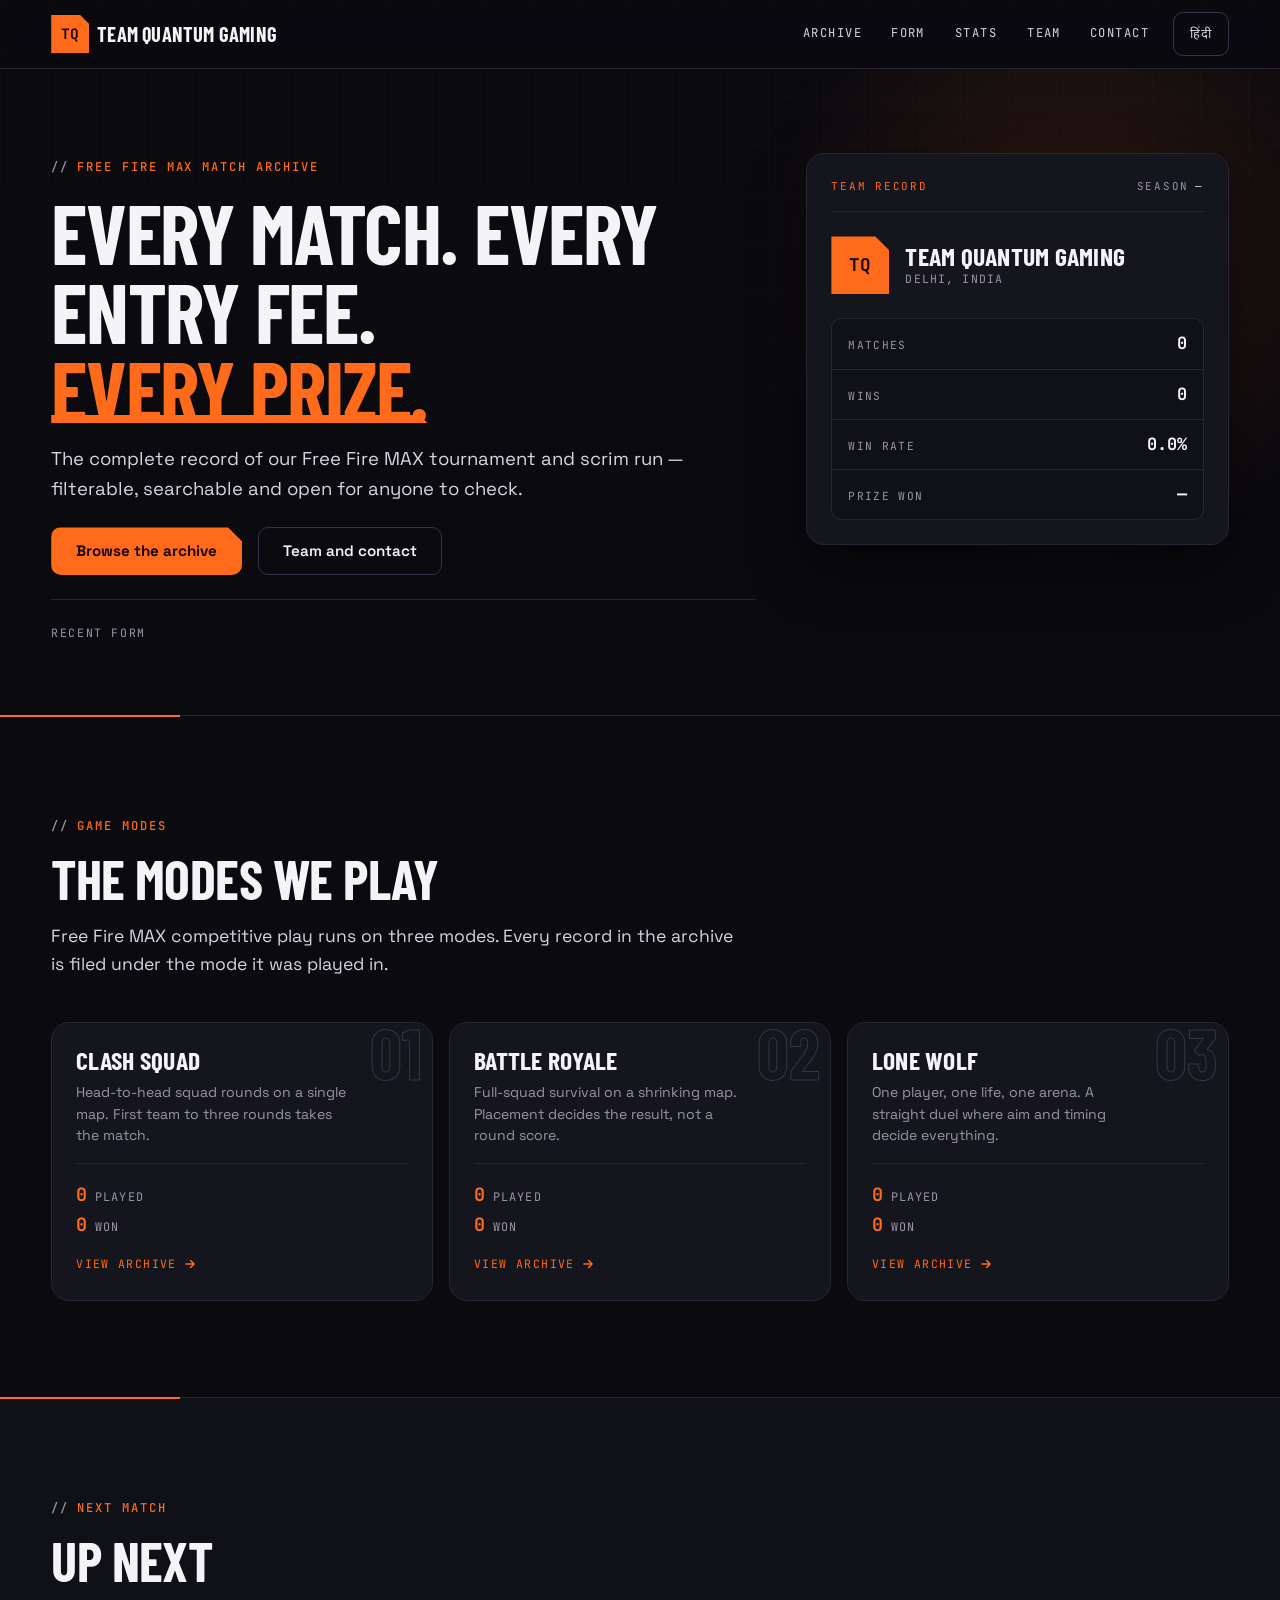
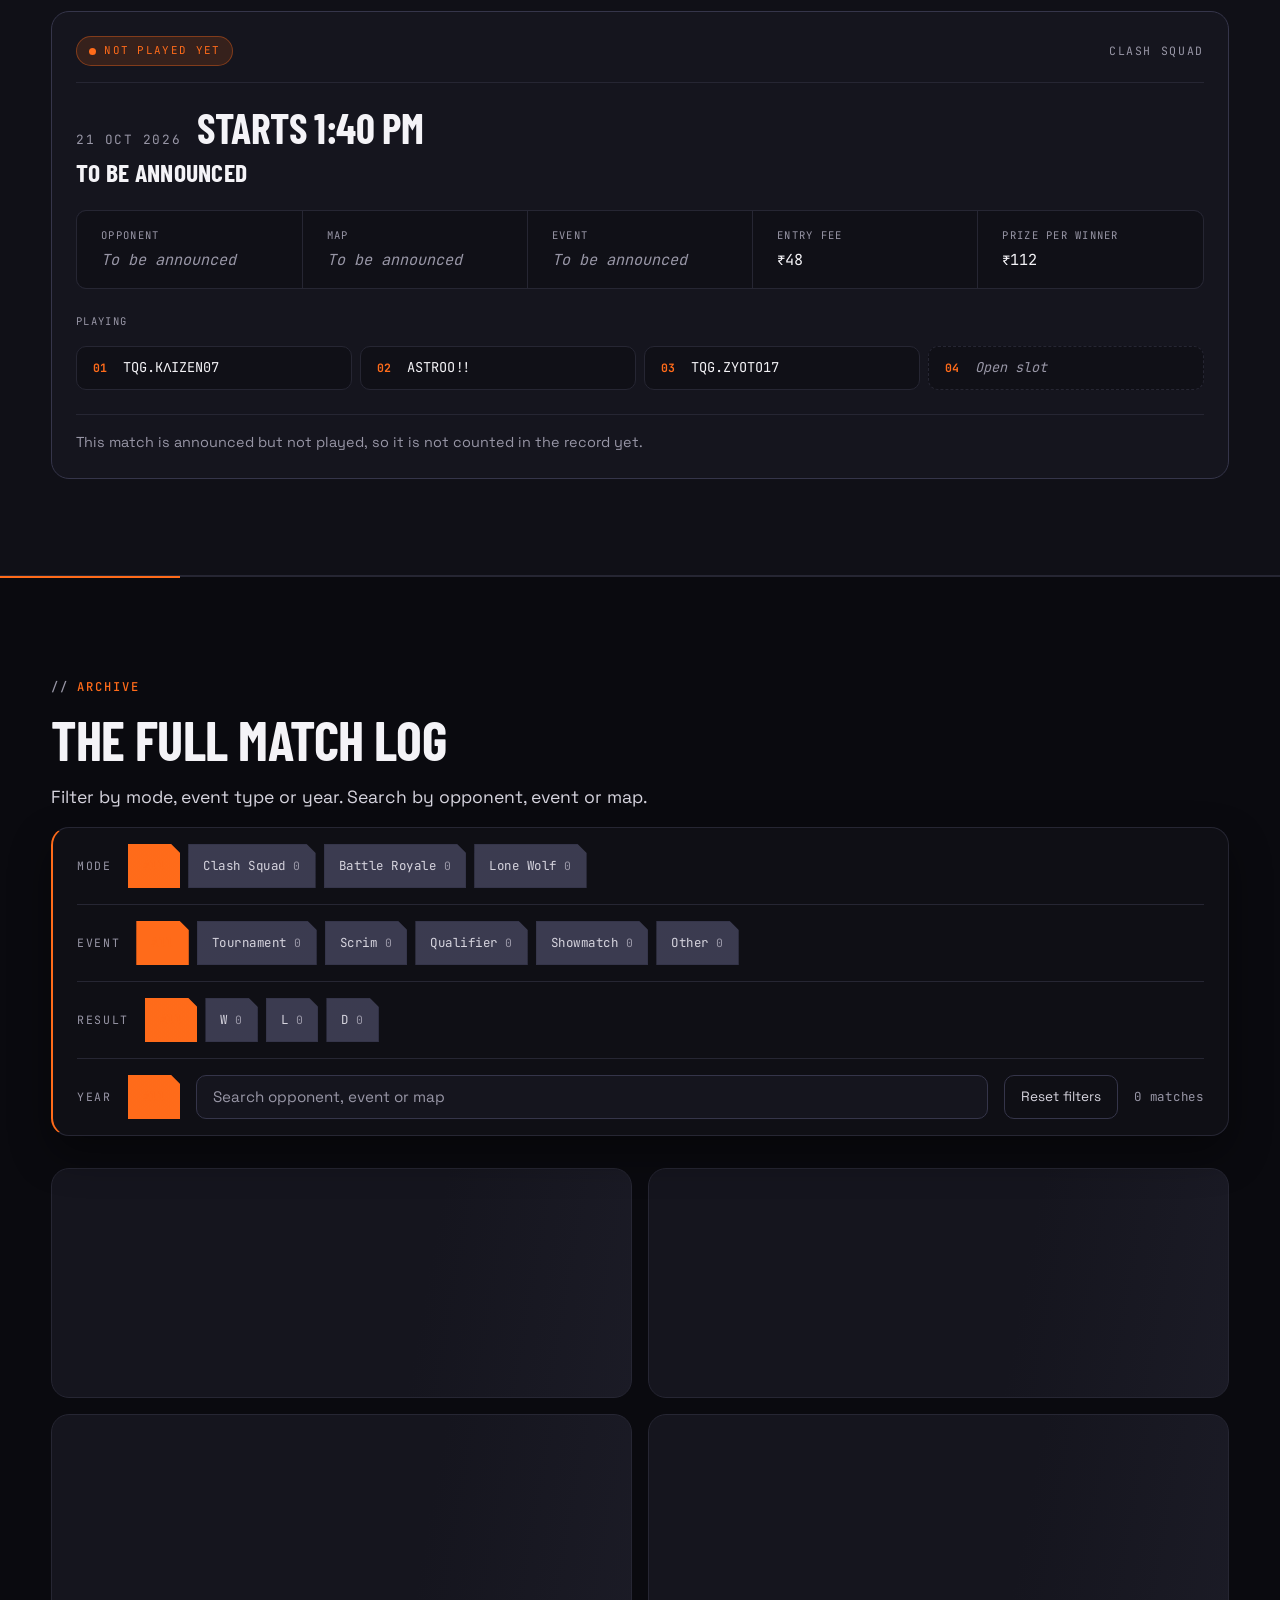
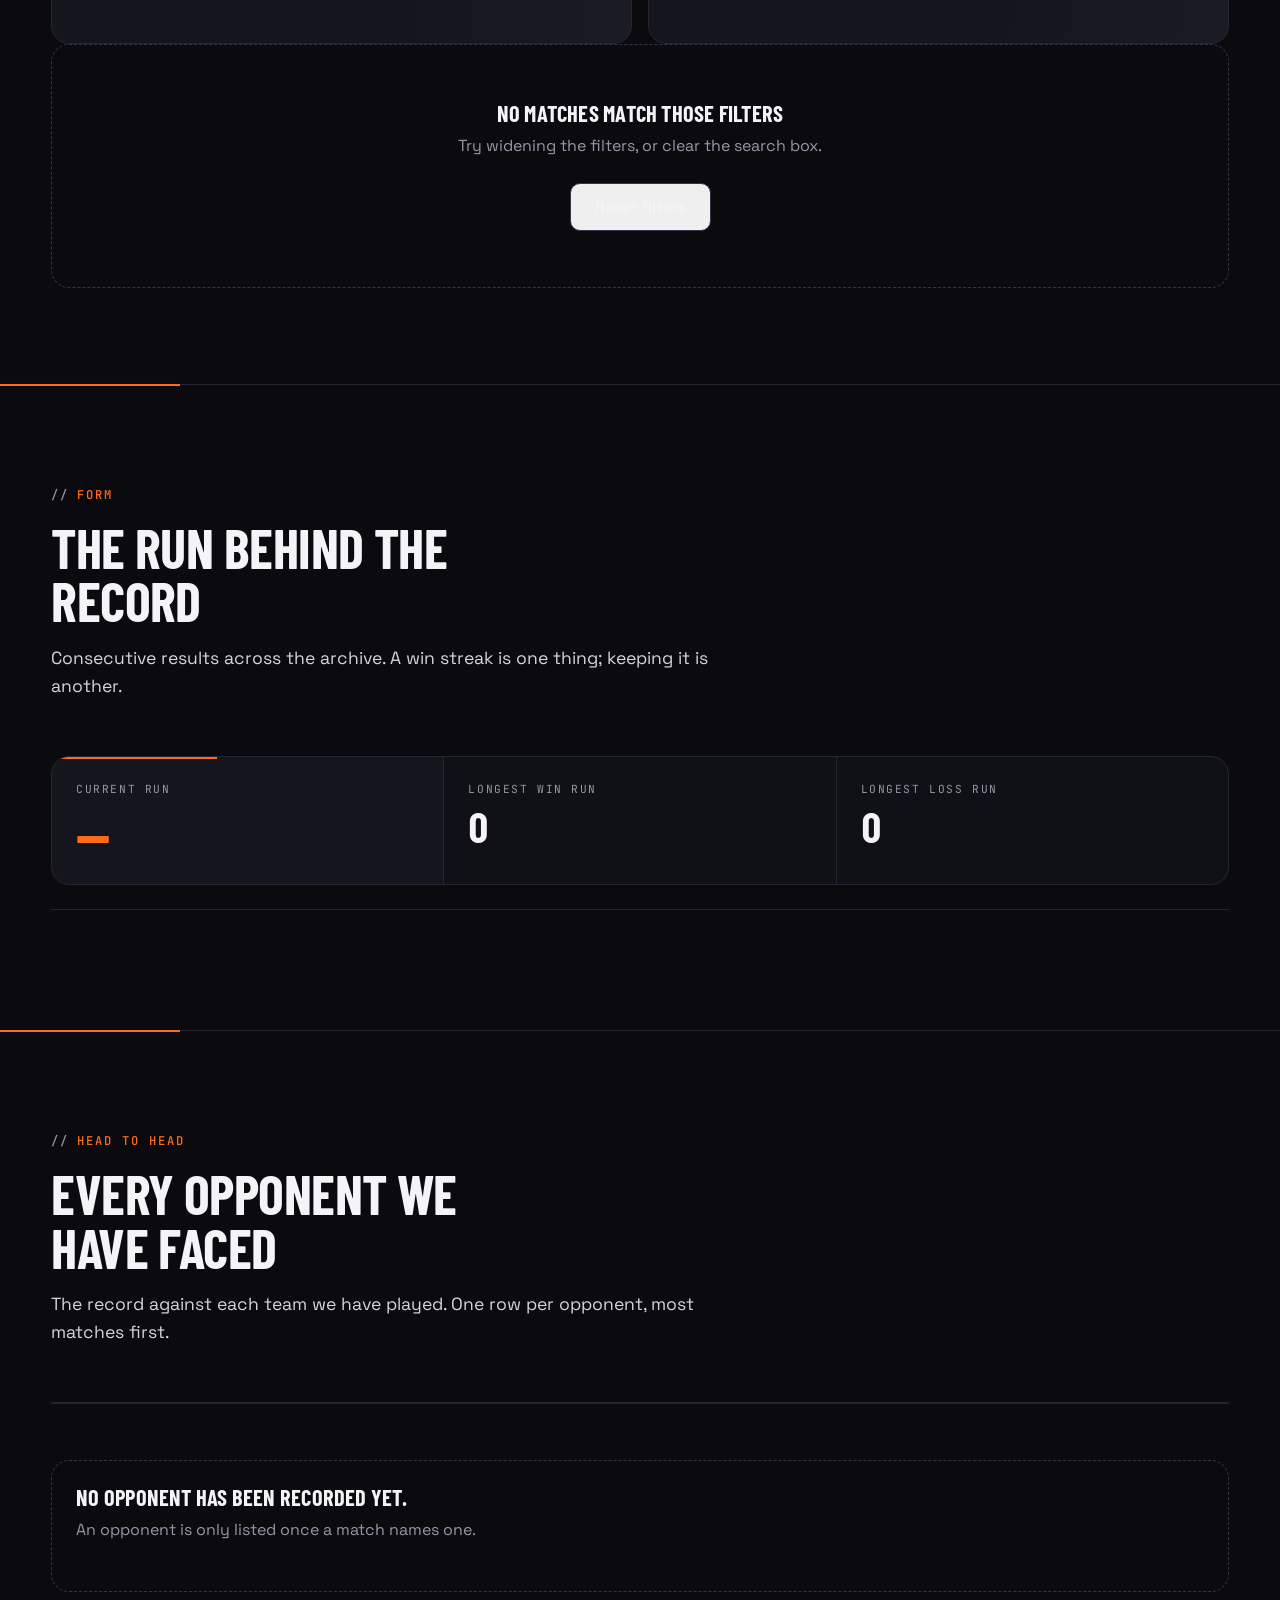
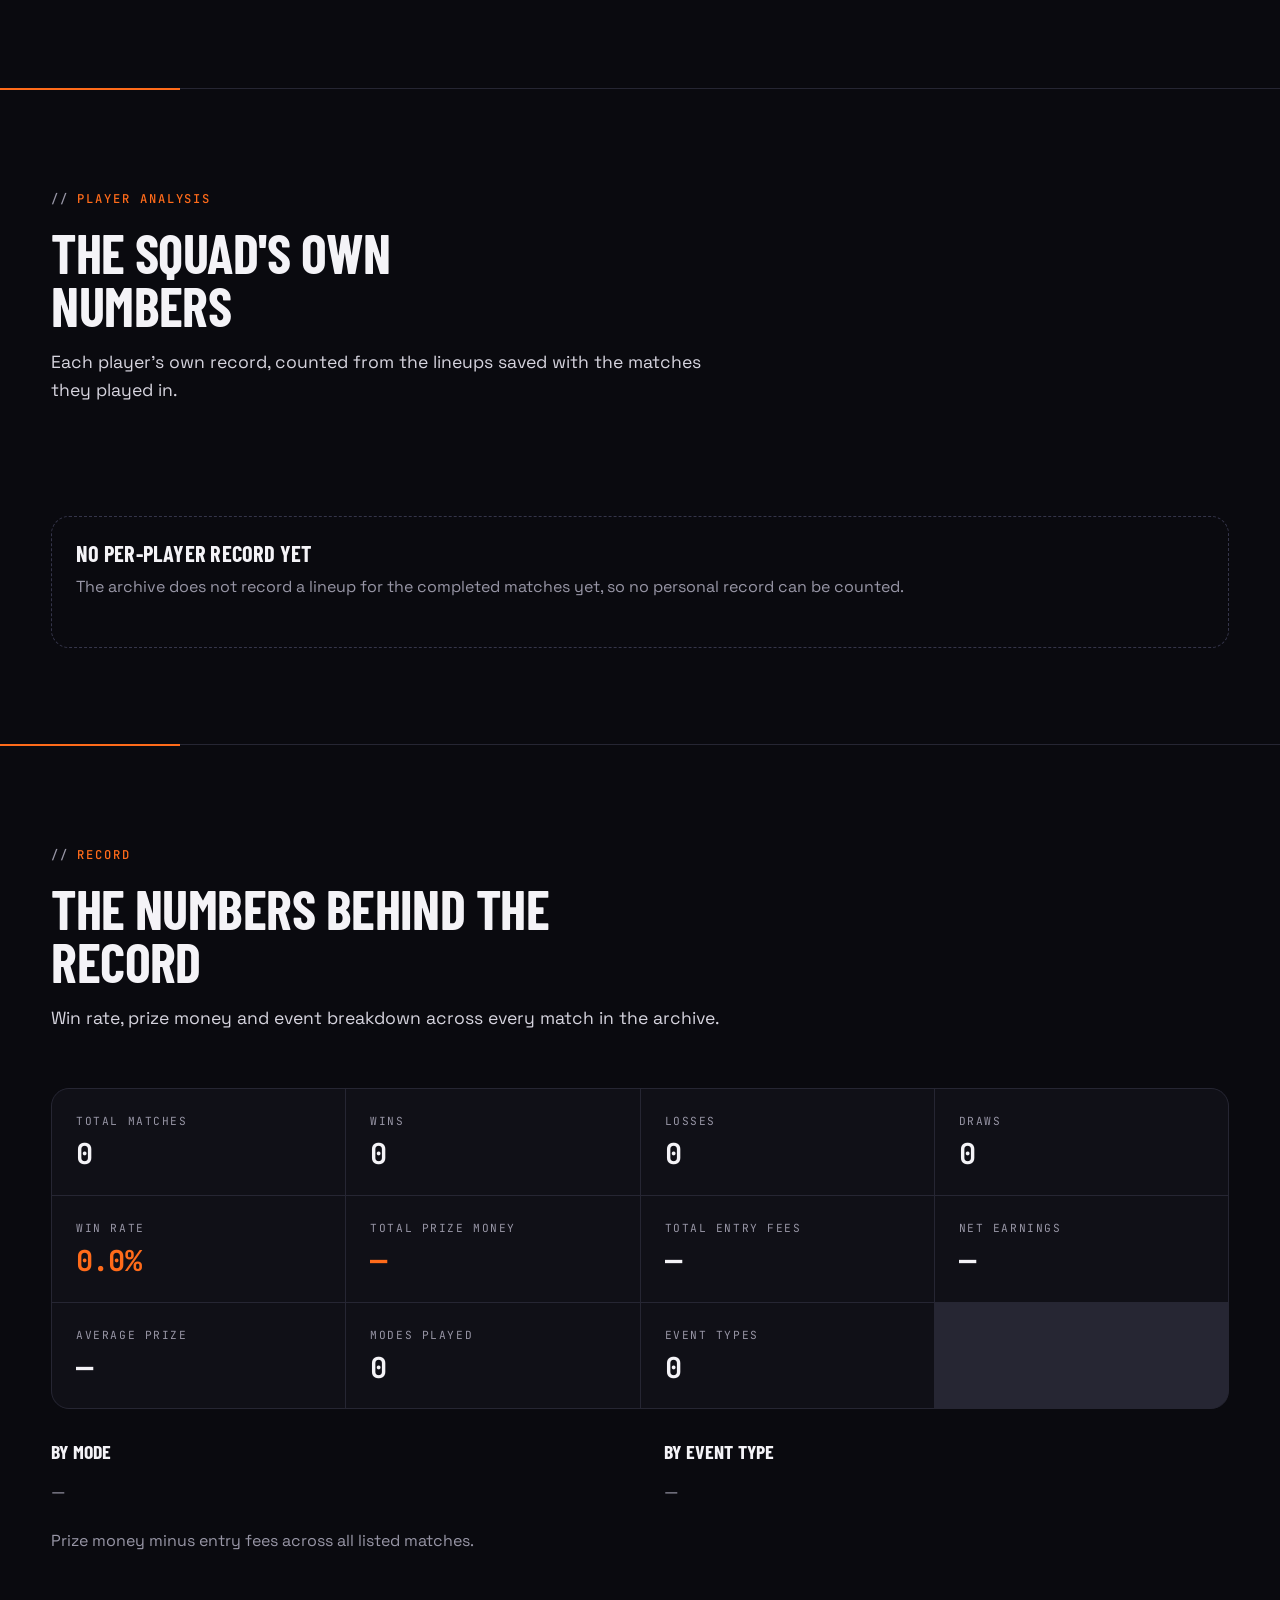
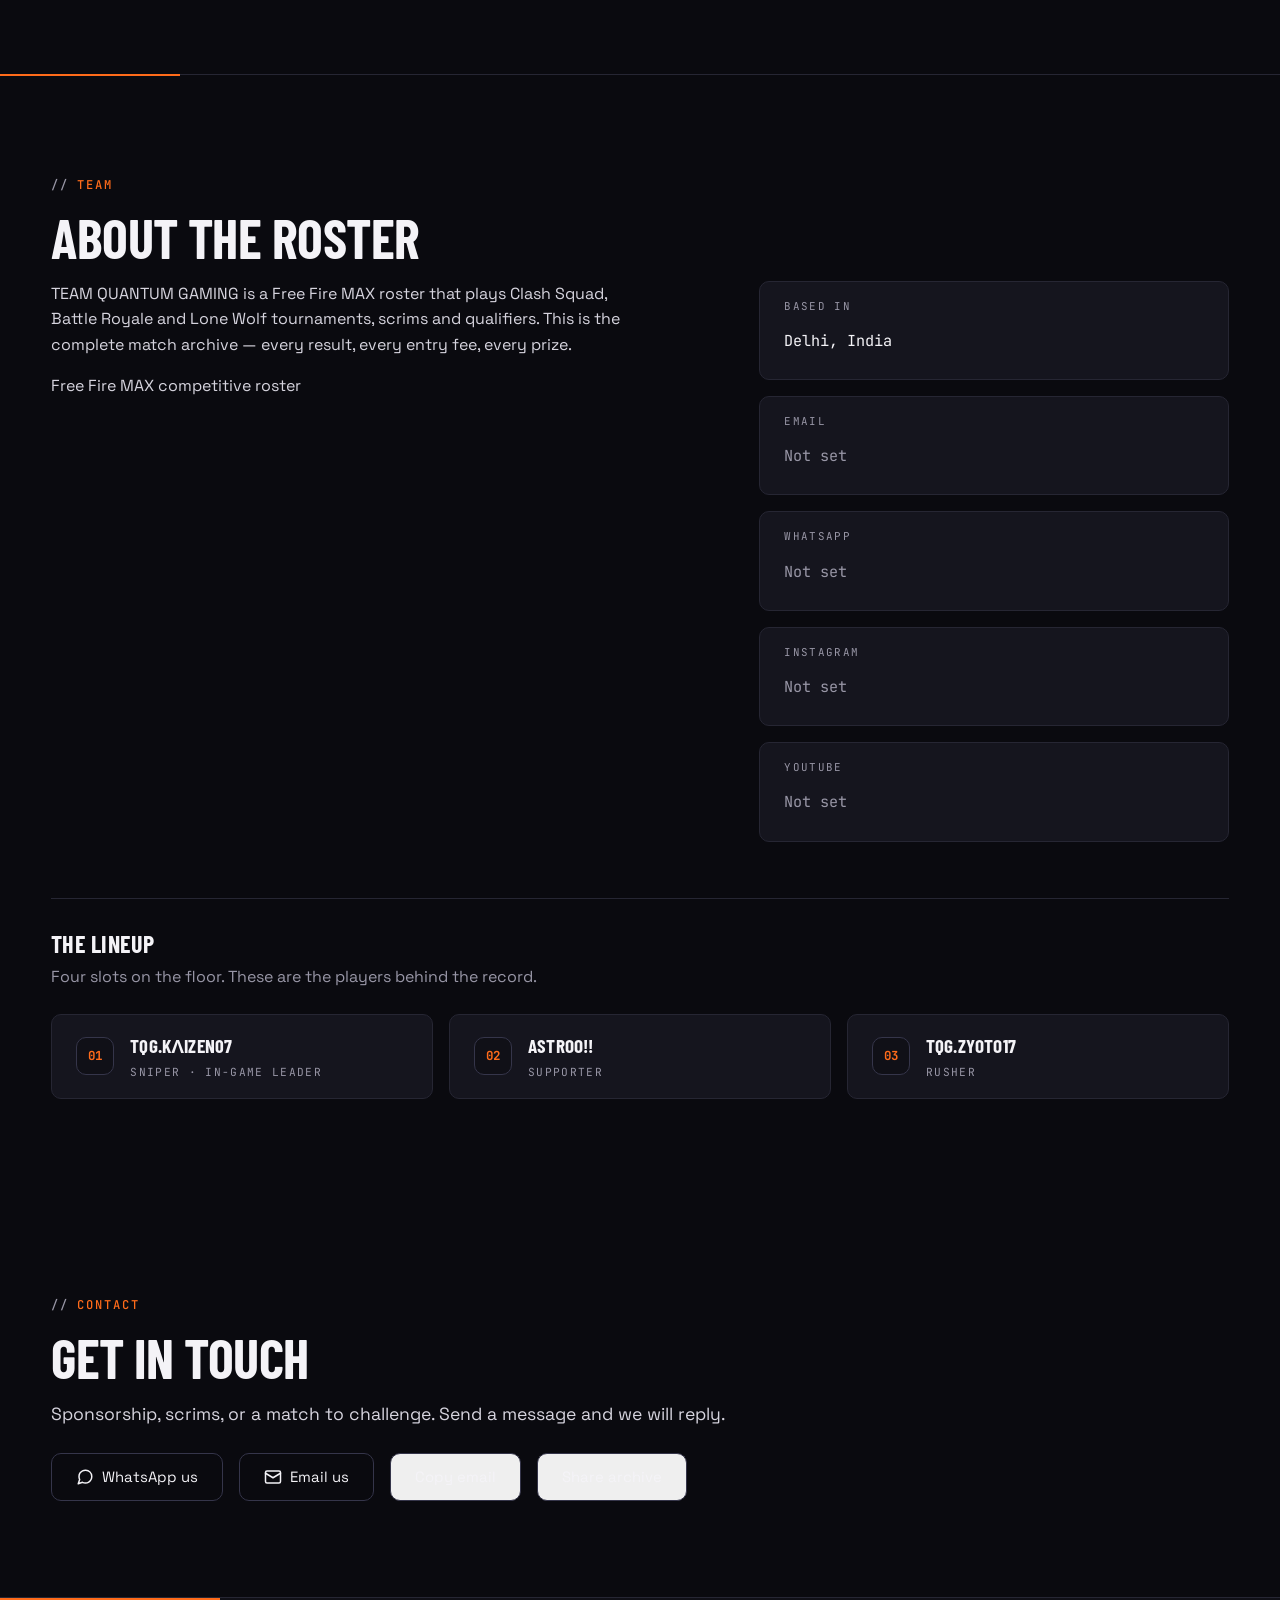
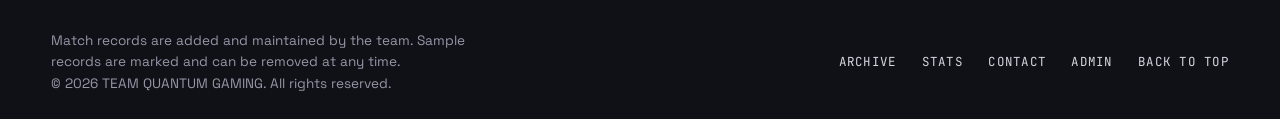
<file: index.html>
<!doctype html>
<html lang="en">
  <head>
    <meta charset="UTF-8" />
    <meta
      name="viewport"
      content="width=device-width, initial-scale=1.0, viewport-fit=cover"
    />
    <title>
      TEAM QUANTUM GAMING — Free Fire MAX Match Archive | Tournament History
    </title>
    <meta
      name="description"
      content="Complete Free Fire MAX match history for TEAM QUANTUM GAMING — every Clash Squad, Battle Royale and Lone Wolf tournament and scrim, with dates, scores, entry fees and prize money. Delhi, India."
    />
    <meta name="theme-color" content="#0a0a0f" />
    <meta name="author" content="TEAM QUANTUM GAMING" />
    <link
      rel="canonical"
      href="https://nightforgeio.github.io/match-archive/"
    />

    <meta property="og:type" content="website" />
    <meta property="og:site_name" content="TEAM QUANTUM GAMING" />
    <meta
      property="og:title"
      content="TEAM QUANTUM GAMING — Free Fire MAX Match Archive"
    />
    <meta
      property="og:description"
      content="Every match, every entry fee, every prize. The complete Free Fire MAX tournament and scrim record for TEAM QUANTUM GAMING."
    />
    <meta
      property="og:url"
      content="https://nightforgeio.github.io/match-archive/"
    />
    <meta
      property="og:image"
      content="https://nightforgeio.github.io/match-archive/assets/og-image.png"
    />
    <meta name="twitter:card" content="summary_large_image" />
    <meta name="twitter:title" content="TEAM QUANTUM GAMING — Match Archive" />
    <meta
      name="twitter:description"
      content="Every match, every entry fee, every prize. The complete Free Fire MAX tournament and scrim record for TEAM QUANTUM GAMING."
    />
    <meta
      name="twitter:image"
      content="https://nightforgeio.github.io/match-archive/assets/og-image.png"
    />

    <link rel="icon" href="assets/favicon.svg" type="image/svg+xml" />
    <link rel="apple-touch-icon" href="assets/icon-192.png" />
    <link rel="manifest" href="manifest.json" />

    <link
      rel="preload"
      href="fonts/space-grotesk-var.woff2"
      as="font"
      type="font/woff2"
      crossorigin
    />
    <link
      rel="preload"
      href="fonts/barlow-condensed-700.woff2"
      as="font"
      type="font/woff2"
      crossorigin
    />
    <link rel="stylesheet" href="css/style.css" />

    <!-- Mark the document as scripted BEFORE the stylesheet renders, so
         content hidden by the reveal animation can never be trapped in a
         hidden state when JavaScript fails to load. -->
    <script>
      document.documentElement.classList.add("js");
    </script>
  </head>
  <body>
    <a class="skip-link" href="#archive" data-i18n="navArchive">Archive</a>

    <div class="progress" id="progress" aria-hidden="true"></div>

    <header class="header" id="header">
      <div class="wrap header__inner">
        <a class="brand" href="#top">
          <span class="brand__mark" id="brandMark" aria-hidden="true">NF</span>
          <span class="brand__name" id="brandName">NightForge</span>
        </a>

        <button
          class="nav-toggle"
          id="navToggle"
          type="button"
          aria-expanded="false"
          aria-controls="nav"
          aria-label="Open menu"
          data-i18n-aria="menuOpen"
        >
          <span class="nav-toggle__bars" aria-hidden="true"
            ><span></span><span></span><span></span
          ></span>
        </button>

        <nav class="nav" id="nav" data-i18n-aria="mainNavLabel">
          <a class="nav__link" href="#archive" data-i18n="navArchive"
            >Archive</a
          >
          <a class="nav__link" href="#form" data-i18n="navForm">Form</a>
          <a class="nav__link" href="#stats" data-i18n="navStats">Stats</a>
          <a class="nav__link" href="#team" data-i18n="navTeam">Team</a>
          <a class="nav__link" href="#contact" data-i18n="navContact"
            >Contact</a
          >
          <button
            class="lang-toggle"
            id="langToggle"
            type="button"
            data-lang-toggle
            aria-pressed="false"
          >
            हिंदी
          </button>
        </nav>
      </div>
    </header>

    <main id="top">
      <!-- ================= HERO ================= -->
      <section class="hero" id="home">
        <div class="wrap hero__grid">
          <div>
            <span class="kicker rv" data-i18n="heroKicker">Match archive</span>
            <h1 class="hero__title rv">
              <span data-i18n="heroTitleLead"
                >Every match. Every entry fee.</span
              >
              <span class="hl" data-i18n="heroTitleAccent">Every prize.</span>
            </h1>
            <p class="hero__sub rv" data-i18n="heroSub">
              The complete record of our Free Fire MAX tournament and scrim run.
            </p>

            <div class="hero__actions rv">
              <a
                class="btn btn--primary"
                href="#archive"
                data-i18n="heroCtaPrimary"
              >
                Browse the archive
              </a>
              <a
                class="btn btn--ghost"
                href="#team"
                data-i18n="heroCtaSecondary"
              >
                Team and contact
              </a>
            </div>

            <div class="form-strip rv">
              <span class="form-strip__label" data-i18n="formLabel"
                >Recent form</span
              >
              <div class="form-strip__row" id="formRow"></div>
            </div>

            <div class="demo-banner rv" id="demoBanner" hidden>
              <svg
                class="demo-banner__icon"
                width="20"
                height="20"
                viewBox="0 0 24 24"
                fill="none"
                stroke="currentColor"
                stroke-width="2"
                stroke-linecap="round"
                aria-hidden="true"
              >
                <circle cx="12" cy="12" r="10"></circle>
                <path d="M12 16v-4M12 8h.01"></path>
              </svg>
              <span data-i18n="demoBanner">
                These are sample records, so you can see how the archive works.
              </span>
            </div>
          </div>

          <!-- The board: the team identity and the headline numbers, in
               the shape of a broadcast lower-third. -->
          <aside class="board rv rv--wipe" aria-label="Team record">
            <div class="board__head">
              <span class="board__tag" data-i18n="boardTag">Team record</span>
              <span class="board__season">
                <span data-i18n="boardSeason">Season</span>
                <span class="board__season-value" id="boardSeasonValue">—</span>
              </span>
            </div>

            <div class="board__id">
              <span class="board__mark" id="boardMark" aria-hidden="true"
                >NF</span
              >
              <span>
                <span class="board__name" id="boardName">NightForge</span>
                <span class="board__city" id="boardCity">—</span>
              </span>
            </div>

            <dl class="board__stats">
              <div>
                <dt data-i18n="boardStatMatches">Matches</dt>
                <dd id="boardMatches">—</dd>
              </div>
              <div>
                <dt data-i18n="boardStatWins">Wins</dt>
                <dd id="boardWins">—</dd>
              </div>
              <div>
                <dt data-i18n="boardStatWinRate">Win rate</dt>
                <dd id="boardWinRate">—</dd>
              </div>
              <div>
                <dt data-i18n="boardStatPrize">Prize won</dt>
                <dd id="boardPrize">—</dd>
              </div>
            </dl>
          </aside>
        </div>
      </section>

      <!-- ================= MODES ================= -->
      <section class="section section--modes" id="modes">
        <div class="wrap">
          <span class="kicker rv" data-i18n="modesKicker">Game modes</span>
          <h2 class="h-section rv" data-i18n="modesTitle">The modes we play</h2>
          <p class="lead rv" data-i18n="modesSub">
            Free Fire MAX competitive play runs on three modes. Every record in
            the archive is filed under the mode it was played in.
          </p>

          <ul class="modes" id="modeRail"></ul>
        </div>
      </section>

      <!-- ================= NEXT MATCH ================= -->
      <!-- The fixture board. It is rendered from the data, and it is
           hidden entirely when no match is scheduled — the section never
           promises something the archive does not have. -->
      <section class="section section--fixture" id="next-match" hidden>
        <div class="wrap">
          <span class="kicker rv" data-i18n="fixtureKicker">Next match</span>
          <h2 class="h-section rv" data-i18n="fixtureTitle">Up next</h2>
          <div class="fixture rv" id="fixture"></div>
        </div>
      </section>

      <!-- ================= ARCHIVE ================= -->
      <section class="section" id="archive">
        <div class="wrap">
          <span class="kicker rv" data-i18n="archiveKicker">Archive</span>
          <h2 class="h-section rv" data-i18n="archiveTitle">
            The full match log
          </h2>
          <p class="lead rv" data-i18n="archiveSub">
            Filter by mode, event type or year. Search by opponent, event or
            map.
          </p>

          <div class="filters rv">
            <div class="filters__row">
              <span class="filters__label" data-i18n="filterMode">Mode</span>
              <div
                class="chips"
                id="chipMode"
                role="group"
                data-i18n-aria="filterByMode"
              ></div>
            </div>
            <div class="filters__row">
              <span class="filters__label" data-i18n="filterEvent">Event</span>
              <div
                class="chips"
                id="chipEvent"
                role="group"
                data-i18n-aria="filterByEvent"
              ></div>
            </div>
            <div class="filters__row">
              <span class="filters__label" data-i18n="filterResult"
                >Result</span
              >
              <div
                class="chips"
                id="chipResult"
                role="group"
                data-i18n-aria="filterByResult"
              ></div>
            </div>
            <div class="filters__row">
              <span class="filters__label" data-i18n="filterYear">Year</span>
              <div
                class="chips"
                id="chipYear"
                role="group"
                data-i18n-aria="filterByYear"
              ></div>
              <div class="search">
                <label
                  class="visually-hidden"
                  for="searchInput"
                  data-i18n="searchLabel"
                >
                  Search the match archive
                </label>
                <input
                  class="search__input"
                  id="searchInput"
                  type="search"
                  autocomplete="off"
                  data-i18n-placeholder="searchPlaceholder"
                  placeholder="Search opponent, event or map"
                />
              </div>
              <button
                class="filters__reset"
                id="resetBtn"
                type="button"
                data-i18n="resetFilters"
              >
                Reset filters
              </button>
              <span
                class="filters__count"
                id="resultCount"
                role="status"
                aria-live="polite"
              ></span>
            </div>
          </div>

          <div class="skeleton" id="skeleton" aria-hidden="true">
            <div class="skeleton__card"></div>
            <div class="skeleton__card"></div>
            <div class="skeleton__card"></div>
            <div class="skeleton__card"></div>
          </div>

          <div class="matches" id="matchList"></div>

          <div class="state" id="emptyState" hidden>
            <h3 class="state__title" data-i18n="emptyTitle">
              No matches match those filters
            </h3>
            <p class="state__body" data-i18n="emptyBody">
              Try widening the filters, or clear the search box.
            </p>
            <button
              class="btn btn--ghost"
              type="button"
              id="resetBtnEmpty"
              data-i18n="resetFilters"
            >
              Reset filters
            </button>
          </div>

          <div class="state" id="errorState" hidden>
            <h3 class="state__title" data-i18n="loadError">
              Could not load the match archive
            </h3>
            <p class="state__body" data-i18n="loadErrorHint">
              The data file could not be read. Check your connection and reload.
            </p>
          </div>
        </div>
      </section>

      <!-- ================= FORM / STREAKS ================= -->
      <!-- The shape of the record: the run that is live right now, the
               longest runs the archive holds, and the last five results.
               Every number here comes from the played matches only — a
               scheduled fixture is an announcement, not a result. -->
      <section class="section section--streaks" id="form">
        <div class="wrap">
          <span class="kicker rv" data-i18n="streakKicker">Form</span>
          <h2 class="h-section rv" data-i18n="streakTitle">
            The run behind the record
          </h2>
          <p class="lead rv" data-i18n="streakSub">
            Consecutive results across the archive.
          </p>

          <div class="streaks rv" id="streakGrid"></div>
          <div class="streak-form rv" id="streakForm"></div>
        </div>
      </section>

      <!-- ================= HEAD TO HEAD ================= -->
      <!-- One row per opponent, with the record against them. A team we
               have never played is not listed, so the board only ever
               contains real matchups. -->
      <section class="section" id="head-to-head">
        <div class="wrap">
          <span class="kicker rv" data-i18n="h2hKicker">Head to head</span>
          <h2 class="h-section rv" data-i18n="h2hTitle">
            Every opponent we have faced
          </h2>
          <p class="lead rv" data-i18n="h2hSub">
            The record against each team we have played.
          </p>

          <div class="h2h rv" id="h2hList"></div>
          <div class="state state--inline" id="h2hEmpty" hidden>
            <h3 class="state__title" data-i18n="h2hEmpty">
              No opponent has been recorded yet.
            </h3>
            <p class="state__body" data-i18n="h2hEmptyNote">
              An opponent is only listed once a match names one.
            </p>
          </div>
        </div>
      </section>

      <!-- ================= PLAYER ANALYSIS ================= -->
      <!-- Each player's own record, counted from the lineups saved with
               the matches they played in. When the archive records no
               lineup, the section says so — it never shows a zero that
               would read like a loss. -->
      <section class="section" id="players">
        <div class="wrap">
          <span class="kicker rv" data-i18n="playersKicker">
            Player analysis
          </span>
          <h2 class="h-section rv" data-i18n="playersTitle">
            The squad's own numbers
          </h2>
          <p class="lead rv" data-i18n="playersSub">
            Each player's own record.
          </p>

          <div class="player-analysis rv" id="playerStats"></div>
          <div class="state state--inline" id="playerEmpty" hidden>
            <h3 class="state__title" data-i18n="playerNoRecord">
              No per-player record yet
            </h3>
            <p class="state__body" data-i18n="playerNoRecordNote">
              The archive does not record a lineup for the completed matches
              yet.
            </p>
          </div>
        </div>
      </section>

      <!-- ================= STATS ================= -->
      <section class="section" id="stats">
        <div class="wrap">
          <span class="kicker rv" data-i18n="statsKicker">Record</span>
          <h2 class="h-section rv" data-i18n="statsTitle">
            The numbers behind the record
          </h2>
          <p class="lead rv" data-i18n="statsSub">
            Win rate, prize money and event breakdown across every match.
          </p>

          <div class="stats rv" id="statsGrid"></div>

          <div class="breakdowns">
            <div class="breakdown rv">
              <h3 class="breakdown__title" data-i18n="breakdownTitle">
                By mode
              </h3>
              <div id="breakdownModes"></div>
            </div>
            <div class="breakdown rv">
              <h3 class="breakdown__title" data-i18n="breakdownEventTitle">
                By event type
              </h3>
              <div id="breakdownEvents"></div>
            </div>
          </div>

          <p class="state__body rv" data-i18n="statNetNote">
            Prize money minus entry fees across all listed matches.
          </p>
        </div>
      </section>

      <!-- ================= TEAM + CONTACT ================= -->
      <section class="section" id="team">
        <div class="wrap">
          <span class="kicker rv" data-i18n="teamKicker">Team</span>
          <h2 class="h-section rv" data-i18n="teamTitle">About the roster</h2>

          <div class="about rv">
            <div>
              <p class="about__body" id="teamAbout"></p>
              <p class="about__body" id="teamTagline"></p>
            </div>

            <div class="facts">
              <div class="fact">
                <span class="fact__label" data-i18n="teamFactBased"
                  >Based in</span
                >
                <span class="fact__value" id="factCity">—</span>
              </div>
              <div class="fact">
                <span class="fact__label" data-i18n="teamFactEmail">Email</span>
                <a class="fact__value" id="factEmail" href="#">—</a>
              </div>
              <div class="fact">
                <span class="fact__label" data-i18n="teamFactWhatsapp"
                  >WhatsApp</span
                >
                <a class="fact__value" id="factWhatsapp" href="#">—</a>
              </div>
              <div class="fact">
                <span class="fact__label" data-i18n="teamFactInstagram"
                  >Instagram</span
                >
                <a class="fact__value" id="factInstagram" href="#">—</a>
              </div>
              <div class="fact">
                <span class="fact__label" data-i18n="teamFactYouTube"
                  >YouTube</span
                >
                <a class="fact__value" id="factYoutube" href="#">—</a>
              </div>
            </div>
          </div>

          <div class="roster-block rv">
            <h3 class="roster-block__title" data-i18n="rosterTitle">
              The lineup
            </h3>
            <p class="roster-block__sub" data-i18n="rosterSub">
              Four slots on the floor. These are the players behind the record.
            </p>
            <ul class="roster" id="rosterList"></ul>
          </div>
        </div>
      </section>

      <section class="section section--flush" id="contact">
        <div class="wrap">
          <span class="kicker rv" data-i18n="navContact">Contact</span>
          <h2 class="h-section rv" data-i18n="contactTitle">Get in touch</h2>
          <p class="lead rv" data-i18n="contactSub">
            Sponsorship, scrims, or a match to challenge. Send a message and we
            will reply.
          </p>

          <div class="contact rv">
            <a class="contact__item" id="contactWhatsapp" href="#">
              <svg
                width="18"
                height="18"
                viewBox="0 0 24 24"
                fill="none"
                stroke="currentColor"
                stroke-width="2"
                stroke-linecap="round"
                stroke-linejoin="round"
                aria-hidden="true"
              >
                <path
                  d="M21 11.5a8.38 8.38 0 0 1-.9 3.8 8.5 8.5 0 0 1-7.6 4.7 8.38 8.38 0 0 1-3.8-.9L3 21l1.9-5.7a8.38 8.38 0 0 1-.9-3.8 8.5 8.5 0 0 1 4.7-7.6 8.38 8.38 0 0 1 3.8-.9h.5a8.48 8.48 0 0 1 8 8v.5z"
                ></path>
              </svg>
              <span data-i18n="contactWhatsapp">WhatsApp us</span>
            </a>
            <a class="contact__item" id="contactEmail" href="#">
              <svg
                width="18"
                height="18"
                viewBox="0 0 24 24"
                fill="none"
                stroke="currentColor"
                stroke-width="2"
                stroke-linecap="round"
                stroke-linejoin="round"
                aria-hidden="true"
              >
                <rect x="2" y="4" width="20" height="16" rx="2"></rect>
                <path d="m22 7-10 6L2 7"></path>
              </svg>
              <span data-i18n="contactEmail">Email us</span>
            </a>
            <button
              class="contact__item"
              id="copyEmail"
              type="button"
              data-i18n="contactCopy"
            >
              Copy email
            </button>
            <button
              class="contact__item"
              id="shareBtn"
              type="button"
              data-i18n="contactShare"
            >
              Share archive
            </button>
          </div>
        </div>
      </section>
    </main>

    <footer class="footer">
      <div class="wrap footer__inner">
        <div>
          <p class="footer__note" data-i18n="footerNote">
            Match records are added and maintained by the team.
          </p>
          <p class="footer__note">
            © <span id="footerYear">2026</span>
            <span id="heroTeamName">NightForge</span>.
            <span data-i18n="footerRights">All rights reserved.</span>
          </p>
        </div>
        <div class="footer__links">
          <a class="footer__link" href="#archive" data-i18n="navArchive"
            >Archive</a
          >
          <a class="footer__link" href="#stats" data-i18n="navStats">Stats</a>
          <a class="footer__link" href="#contact" data-i18n="navContact"
            >Contact</a
          >
          <a class="footer__link" href="admin/" data-i18n="footerAdmin"
            >Admin</a
          >
          <a class="footer__link" href="#top" data-i18n="footerTop"
            >Back to top</a
          >
        </div>
      </div>
    </footer>

    <script src="js/i18n.js"></script>
    <script src="js/data.js"></script>
    <script src="js/app.js"></script>
    <script>
      // Register the service worker. It must be REGISTERED, never loaded
      // as a page script — in a page context `self` is `window`, and the
      // worker's fetch handler would then intercept and break every
      // request the page makes.
      (function () {
        "use strict";
        if (!("serviceWorker" in navigator)) return;
        // A file:// preview has no service worker, and the API throws.
        if (location.protocol !== "http:" && location.protocol !== "https:")
          return;
        window.addEventListener("load", function () {
          navigator.serviceWorker.register("sw.js").catch(function () {
            // Offline support is a bonus, not a requirement. A failed
            // registration must never break the archive.
          });
        });
      })();
    </script>
  </body>
</html>
</file>
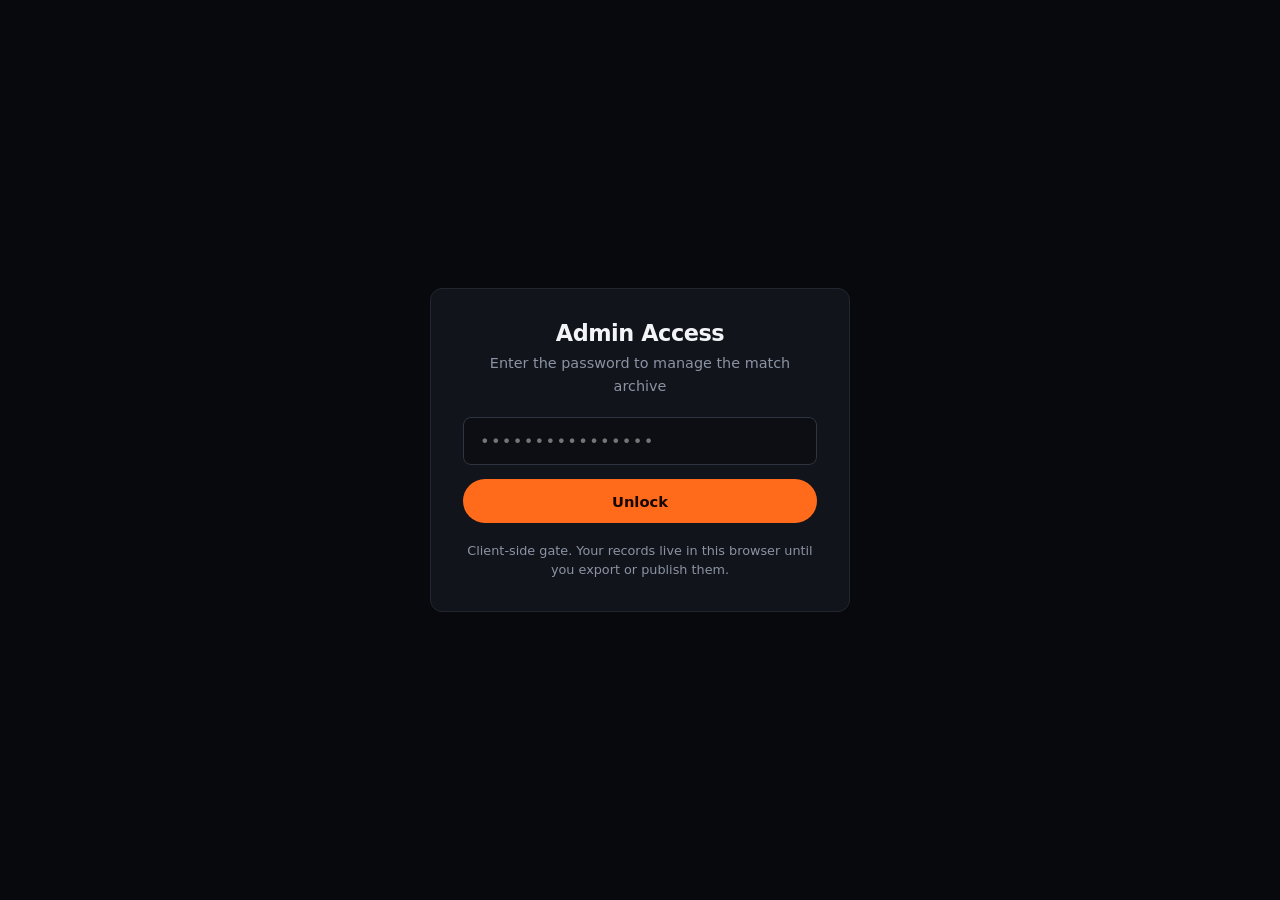
<file: admin/index.html>
<!doctype html>
<html lang="en">
  <head>
    <meta charset="UTF-8" />
    <meta name="viewport" content="width=device-width, initial-scale=1.0" />
    <meta name="theme-color" content="#08090c" />
    <meta name="robots" content="noindex, nofollow" />
    <title>Admin — Free Fire MAX Match Archive</title>
    <link rel="stylesheet" href="css/admin.css" />
  </head>
  <body>
    <!-- ================= PASSWORD GATE ================= -->
    <div id="pinGate" class="pin-gate">
      <form id="pinForm" class="pin-form" autocomplete="off">
        <h1 class="pin-title">Admin Access</h1>
        <p class="pin-hint">Enter the password to manage the match archive</p>
        <label class="visually-hidden" for="pinInput">Admin password</label>
        <input
          type="password"
          id="pinInput"
          class="pin-input"
          placeholder="••••••••••••••••"
          autocomplete="current-password"
          required
        />
        <button type="submit" class="btn btn--primary">Unlock</button>
        <p id="pinError" class="pin-error" hidden>Wrong password. Try again.</p>
        <p class="pin-note">
          Client-side gate. Your records live in this browser until you export
          or publish them.
        </p>
      </form>
    </div>

    <!-- ================= ADMIN PANEL ================= -->
    <div id="adminPanel" class="admin-panel" hidden>
      <header class="admin-header">
        <div>
          <h1 class="admin-title">Match Archive Admin</h1>
          <p
            id="status"
            class="admin-status admin-status--ok"
            role="status"
            aria-live="polite"
          ></p>
        </div>
        <div class="admin-header__actions">
          <button id="btnLock" class="btn btn--ghost">Lock</button>
        </div>
      </header>

      <div class="admin-body">
        <!-- ---------- AI ASSISTANT ---------- -->
        <section class="admin-section admin-section--ai">
          <div class="admin-toolbar">
            <h2 class="admin-heading">AI match assistant</h2>
            <span class="ai-badge">Draft only</span>
          </div>
          <p class="admin-help">
            Describe a match in plain language and the assistant drafts the
            record for you. It fills the editor below — nothing is saved until
            you press <strong>Save match</strong>, and it can never publish on
            its own.
          </p>

          <div class="publish-grid">
            <div class="publish-card">
              <h3 class="publish-card__title">1 · Connect</h3>
              <p class="admin-help">
                Any OpenAI-compatible endpoint works — OpenAI, OpenRouter, Groq,
                Together, or a local Ollama. The key stays in this tab only. It
                is never written to disk or to browser storage.
              </p>

              <label class="field">
                <span>Provider</span>
                <select id="aiPreset"></select>
              </label>

              <label class="field">
                <span>Base URL</span>
                <input
                  type="url"
                  id="aiBaseUrl"
                  placeholder="https://api.openai.com/v1"
                  spellcheck="false"
                  autocomplete="off"
                />
              </label>

              <label class="field">
                <span>Model</span>
                <input
                  type="text"
                  id="aiModel"
                  placeholder="gpt-4o-mini"
                  spellcheck="false"
                  autocomplete="off"
                />
              </label>

              <label class="field">
                <span>API key</span>
                <input
                  type="password"
                  id="aiKey"
                  class="pin-input"
                  placeholder="sk-…"
                  autocomplete="off"
                />
              </label>
              <div class="publish-card__actions">
                <button id="btnAiTest" class="btn btn--secondary" type="button">
                  Test connection
                </button>
              </div>
              <p
                id="aiConnectStatus"
                class="admin-help"
                role="status"
                aria-live="polite"
              ></p>
            </div>

            <div class="publish-card">
              <h3 class="publish-card__title">2 · Describe the match</h3>
              <p class="admin-help">
                Write it the way you would say it. The assistant reads the
                archive's current totals, so it can work out the net money and
                the running record for you.
              </p>
              <label class="field">
                <span>What happened?</span>
                <textarea
                  id="aiPrompt"
                  rows="4"
                  placeholder="Won 3-1 against Team Velocity in the TEAM QUANTUM GAMING Cup on 21 Oct, Clash Squad on Bermuda. Entry was 48 per team, we won 448."
                ></textarea>
              </label>
              <div class="publish-card__actions">
                <button id="btnAiDraft" class="btn btn--primary" type="button">
                  Draft the record
                </button>
                <button
                  id="btnAiSample"
                  class="btn btn--secondary"
                  type="button"
                >
                  Use an example
                </button>
              </div>
              <p
                id="aiStatus"
                class="admin-help"
                role="status"
                aria-live="polite"
              ></p>
            </div>
          </div>

          <div class="ai-math" id="aiMath" hidden>
            <h3 class="ai-math__title">What the assistant worked out</h3>
            <dl class="ai-math__grid" id="aiMathGrid"></dl>
          </div>
        </section>

        <!-- ---------- RECORDS ---------- -->
        <section class="admin-section">
          <div class="admin-toolbar">
            <h2 class="admin-heading">Match records</h2>
            <span id="itemCount" class="item-count"></span>
          </div>

          <div class="admin-toolbar">
            <button id="btnAdd" class="btn btn--primary">+ Add match</button>
            <button id="btnRemoveDemo" class="btn btn--secondary">
              Remove sample records
            </button>
          </div>

          <div id="itemList" class="item-list"></div>
        </section>

        <!-- ---------- PUBLISH ---------- -->
        <section class="admin-section">
          <h2 class="admin-heading">Publish</h2>
          <p class="admin-help">
            The public archive reads <code>data/matches.json</code>. To make a
            change visible online, publish it here or export the file and commit
            it yourself.
          </p>

          <div class="publish-grid">
            <div class="publish-card">
              <h3 class="publish-card__title">1 · Export</h3>
              <p class="admin-help">
                Download the JSON, then copy it into
                <code>data/matches.json</code> and commit. Works without any
                GitHub setup.
              </p>
              <div class="publish-card__actions">
                <button id="btnExportMatches" class="btn btn--secondary">
                  Download matches.json
                </button>
                <button id="btnExportTeam" class="btn btn--secondary">
                  Download team.json
                </button>
              </div>
            </div>

            <div class="publish-card">
              <h3 class="publish-card__title">2 · Publish directly</h3>
              <p class="admin-help">
                Paste a GitHub token with <em>Contents: write</em> on this repo.
                It is kept in memory for this session only — never saved to
                disk, never in the page source.
              </p>
              <label class="field">
                <span>GitHub token</span>
                <input
                  type="password"
                  id="tokenInput"
                  class="pin-input"
                  placeholder="github_pat_…"
                  autocomplete="off"
                />
              </label>
              <div class="publish-card__actions">
                <button id="btnPublish" class="btn btn--primary">
                  Publish to GitHub
                </button>
              </div>
            </div>
          </div>

          <div class="admin-toolbar admin-toolbar--end">
            <button id="btnResetAll" class="btn btn--danger">
              Discard local changes
            </button>
          </div>
        </section>

        <!-- ---------- TEAM ---------- -->
        <section class="admin-section">
          <h2 class="admin-heading">Team details</h2>
          <form id="teamForm" class="team-form">
            <label class="field">
              <span>Team name</span>
              <input type="text" id="teamName" />
            </label>
            <label class="field">
              <span>Tagline</span>
              <input type="text" id="teamTagline" />
            </label>
            <label class="field">
              <span>Tagline (Hindi, optional)</span>
              <input type="text" id="teamTaglineHi" />
            </label>
            <label class="field field--wide">
              <span>About</span>
              <textarea id="teamAbout" rows="3"></textarea>
            </label>
            <label class="field field--wide">
              <span>About (Hindi, optional)</span>
              <textarea id="teamAboutHi" rows="3"></textarea>
            </label>
            <div class="field-row">
              <label class="field">
                <span>City</span>
                <input type="text" id="teamCity" />
              </label>
              <label class="field">
                <span>Email</span>
                <input type="email" id="teamEmail" />
              </label>
            </div>
            <div class="field-row">
              <label class="field">
                <span>WhatsApp (digits, country code first)</span>
                <input
                  type="tel"
                  id="teamWhatsapp"
                  placeholder="919876543210"
                />
              </label>
              <label class="field">
                <span>Instagram (handle)</span>
                <input
                  type="text"
                  id="teamInstagram"
                  placeholder="nightforge"
                />
              </label>
            </div>
            <label class="field">
              <span>YouTube (handle)</span>
              <input type="text" id="teamYoutube" placeholder="nightforge" />
            </label>
            <label class="field field--wide">
              <span>Lineup — one player per line</span>
              <textarea
                id="teamRoster"
                rows="4"
                placeholder="TQG.KΛIZEN07 | Sniper, IGL&#10;ASTROO!! | Supporter&#10;TQG.ZYOTO17 | Rusher"
              ></textarea>
            </label>
            <p class="admin-help">
              Format: <code>Name | Role, Role</code>. Add
              <code>| guest</code> at the end for a player who joined for one
              match only. Leave a line empty for a slot that is still open.
            </p>
            <p id="teamRosterError" class="pin-error" role="alert" hidden></p>
            <div class="admin-toolbar">
              <button type="submit" class="btn btn--primary">
                Save team details
              </button>
            </div>
          </form>
        </section>
      </div>
    </div>

    <!-- ================= EDIT DIALOG ================= -->
    <dialog id="editDialog" class="edit-dialog">
      <form id="editForm" method="dialog">
        <h2 id="dialogTitle" class="dialog-title">Add match</h2>
        <input type="hidden" id="editId" />

        <div class="field-row">
          <label class="field">
            <span>Date *</span>
            <input type="date" id="editDate" required />
          </label>
          <label class="field">
            <span>Start time</span>
            <input type="time" id="editTime" />
          </label>
        </div>

        <div class="field-row">
          <label class="field">
            <span>Status *</span>
            <select id="editStatus"></select>
          </label>
          <label class="field">
            <span>Result *</span>
            <select id="editResult"></select>
          </label>
        </div>

        <div class="field-row">
          <label class="field">
            <span>Mode *</span>
            <select id="editMode"></select>
          </label>
          <label class="field">
            <span>Event type *</span>
            <select id="editEvent"></select>
          </label>
        </div>
        <label class="field">
          <span>Event name</span>
          <input
            type="text"
            id="editEventName"
            placeholder="TEAM QUANTUM GAMING Cup #13"
          />
        </label>

        <div class="field-row">
          <label class="field">
            <span>Opponent</span>
            <input type="text" id="editOpponent" placeholder="Team Velocity" />
          </label>
          <label class="field">
            <span>Map</span>
            <input type="text" id="editMap" placeholder="Bermuda" />
          </label>
        </div>

        <div class="field-row">
          <label class="field">
            <span>Score</span>
            <input type="text" id="editScore" placeholder="3-1" />
          </label>
          <label class="field">
            <span>Placement</span>
            <input
              type="number"
              id="editPlacement"
              min="1"
              step="1"
              placeholder="1"
            />
          </label>
        </div>

        <!-- Round-by-round. Only for a played round-series (Clash Squad /
             Lone Wolf). The owner records who won each round; the card shows
             the sequence instead of a bare aggregate score. -->
        <div class="field field--wide" id="roundsEditor" hidden>
          <span>Rounds</span>
          <p class="admin-help">
            Record who won each round. Pick the side, then press Add.
          </p>
          <div class="rounds-builder">
            <select id="editRoundTeam" class="rounds-select">
              <option value="NF">TQ (us)</option>
              <option value="OPP">Opponent</option>
            </select>
            <button type="button" id="btnAddRound" class="btn btn--secondary">
              + Add round
            </button>
          </div>
          <div class="rounds-list" id="roundsList"></div>
        </div>

        <div class="field-row">
          <label class="field">
            <span>Entry fee (₹)</span>
            <input
              type="number"
              id="editEntryFee"
              min="0"
              step="1"
              placeholder="500"
            />
          </label>
          <label class="field">
            <span>Prize won (₹)</span>
            <input
              type="number"
              id="editPrize"
              min="0"
              step="1"
              placeholder="10000"
            />
          </label>
        </div>

        <label class="field">
          <span>Prize per winner (₹) — for a scheduled match</span>
          <input
            type="number"
            id="editPrizePerWinner"
            min="0"
            step="1"
            placeholder="112"
          />
        </label>

        <label class="field field--wide">
          <span>Lineup — one in-game name per line</span>
          <textarea
            id="editRoster"
            rows="3"
            placeholder="TQG.KΛIZEN07&#10;ASTROO!!&#10;TQG.ZYOTO17"
          ></textarea>
        </label>
        <p class="admin-help">
          Leave a line empty for a player who has not been named yet. The public
          page shows that slot as open rather than hiding it.
        </p>

        <label class="field">
          <span>Notes</span>
          <textarea
            id="editNotes"
            rows="2"
            placeholder="How the match went"
          ></textarea>
        </label>

        <label class="check">
          <input type="checkbox" id="editDemo" />
          <span>This is a sample record</span>
        </label>

        <p id="editError" class="pin-error" role="alert" hidden></p>

        <div class="dialog-actions">
          <button type="button" id="btnCancelEdit" class="btn btn--ghost">
            Cancel
          </button>
          <button type="submit" class="btn btn--primary">Save match</button>
        </div>
      </form>
    </dialog>

    <script src="js/ai.js"></script>
    <script src="js/admin.js"></script>
  </body>
</html>
</file>
<file: css/style.css>
/* ==========================================================================
   NightForge Match Archive — design system

   A Free Fire MAX esports archive, not a brochure. The visual language is
   taken from broadcast graphics: a hot ember accent on deep ink, angular
   cut corners on the elements that carry identity, a hard-edged scoreboard
   for the numbers, and motion that reads like a results ticker.

   COLOUR DISCIPLINE
     One neutral base + one accent (ember orange). The only other colours
     are the semantic result states (win / loss / draw) — those carry
     meaning, not decoration. Mode and event badges stay monochrome so the
     eye only follows colour where it means something.

   GEOMETRY
     Three kinds of surface, three treatments, on purpose:
       - IDENTITY elements (brand mark, primary button, mode badge, result
         flag) get an angular cut corner. They are solid, so the clip cuts
         cleanly.
       - UTILITY elements (chips, inputs) get a small radius or a 1px
         gradient border that follows a cut corner.
       - CONTAINERS (cards, panels) get a soft radius and a hairline
         border. A panel with a clipped shadow looks broken.

   MOTION
     Every duration and every delay comes from a token, so the reduced
     motion block can collapse the whole system to zero by reassigning
     those tokens. No declaration anywhere needs !important.
   ========================================================================== */

@font-face {
  font-family: "Space Grotesk";
  src: url("../fonts/space-grotesk-var.woff2") format("woff2");
  font-weight: 300 700;
  font-display: swap;
}

@font-face {
  font-family: "Barlow Condensed";
  src: url("../fonts/barlow-condensed-700.woff2") format("woff2");
  font-weight: 700;
  font-display: swap;
}

@font-face {
  font-family: "Barlow Condensed";
  src: url("../fonts/barlow-condensed-600.woff2") format("woff2");
  font-weight: 600;
  font-display: swap;
}

@font-face {
  font-family: "JetBrains Mono";
  src: url("../fonts/jetbrains-mono-var.woff2") format("woff2");
  font-weight: 100 800;
  font-display: swap;
}

@font-face {
  font-family: "Noto Sans Devanagari";
  src: url("../fonts/noto-sans-devanagari.woff2") format("woff2");
  font-weight: 100 900;
  font-display: swap;
}

/* ==========================================================================
   Tokens
   ========================================================================== */

:root {
  /* Surfaces — layered, never pure black. Borders separate, not shadows. */
  --bg: #0a0a0f;
  --bg-2: #101017;
  --card: #15151e;
  --card-2: #1c1c27;
  --line: #262633;
  --line-2: #35354a;

  /* Text — every pairing below passes 4.5:1 on --bg and on --card. */
  --fg: #f4f3f7;
  --fg-2: #d6d4de;
  --muted: #9896a6;

  /* One accent. Used for action, emphasis and key numbers only. */
  --accent: #ff6b1a;
  --accent-ink: #170700;
  --accent-dim: rgb(255 107 26 / 14%);
  --accent-line: rgb(255 107 26 / 38%);
  --accent-glow: rgb(255 107 26 / 26%);

  /* Semantic result states. */
  --win: #3ddc84;
  --loss: #ff5a5a;
  --draw: #9aa3b8;

  --radius-card: 18px;
  --radius-sm: 10px;
  --radius-pill: 999px;

  --space-xs: 4px;
  --space-sm: 8px;
  --space-md: 16px;
  --space-lg: 24px;
  --space-xl: 32px;
  --space-2xl: 56px;
  --space-3xl: 80px;

  --font-d:
    "Space Grotesk", system-ui, -apple-system, "Segoe UI", roboto, sans-serif;
  /* The display face. Barlow Condensed is a broadcast face — narrow, heavy
     and flat, which is exactly what an esports lower-third wants. */
  --font-display:
    "Barlow Condensed", "Arial Narrow", "Space Grotesk", sans-serif;
  --font-m:
    "JetBrains Mono", "Noto Sans Devanagari", ui-monospace, sfmono-regular,
    menlo, consolas, monospace;
  --font-hi: "Noto Sans Devanagari", "Nirmala UI", "Mangal", var(--font-d);

  --wrap: 1180px;
  --header-h: 68px;
  --safe-t: env(safe-area-inset-top, 0px);
  --safe-b: env(safe-area-inset-bottom, 0px);

  --ease: cubic-bezier(0.2, 0.7, 0.2, 1);
  --ease-out: cubic-bezier(0.16, 1, 0.3, 1);

  /* Every duration in the stylesheet comes from one of these tokens, so the
     reduced-motion block can collapse them all to zero by reassigning the
     tokens. No declaration anywhere needs !important to be overridden. */
  --dur-fast: 0.16s;
  --dur: 0.22s;
  --dur-med: 0.5s;
  --dur-slow: 1.4s;

  /* The stagger between successive elements in a sequence. Zeroed by the
     reduced-motion block along with the durations. */
  --stagger: 45ms;
  --iter: infinite;

  /* Angular cut corners. */
  --cut-sm: polygon(0 0, calc(100% - 9px) 0, 100% 9px, 100% 100%, 0 100%);
  --cut-md: polygon(0 0, calc(100% - 14px) 0, 100% 14px, 100% 100%, 0 100%);
  --cut-lg: polygon(0 0, calc(100% - 24px) 0, 100% 24px, 100% 100%, 0 100%);
}

/* The Hindi locale swaps the display face for the Devanagari face — a
   condensed Latin face has no Devanagari glyphs, and the browser would
   fall back to an arbitrary system font. */
html[lang="hi"] {
  --font-display: var(--font-hi);
}

/* --- Reset ---------------------------------------------------------------- */

*,
*::before,
*::after {
  box-sizing: border-box;
}

html {
  text-size-adjust: 100%;
  scroll-behavior: smooth;
  scroll-padding-top: calc(var(--header-h) + var(--space-lg));
}

body {
  margin: 0;
  background: var(--bg);
  color: var(--fg);
  font-family: var(--font-d);
  font-size: 16px;
  line-height: 1.6;
  -webkit-font-smoothing: antialiased;
  overflow-x: hidden;
}

/* A faint grid, like a tournament bracket screen behind the glass. */
body::before {
  content: "";
  position: fixed;
  inset: 0;
  z-index: -2;
  background-image:
    linear-gradient(rgb(255 255 255 / 2%) 1px, transparent 1px),
    linear-gradient(90deg, rgb(255 255 255 / 2%) 1px, transparent 1px);
  background-size: 48px 48px;
  mask-image: linear-gradient(to bottom, black, transparent 68%);
}

html[lang="hi"] body {
  font-family: var(--font-hi);
}

img,
svg {
  display: block;
  max-width: 100%;
}

button,
input,
select,
textarea {
  font: inherit;
  color: inherit;
}

a {
  color: var(--accent);
  text-decoration: none;
}

a:hover {
  text-decoration: underline;
  text-underline-offset: 3px;
}

h1,
h2,
h3,
h4 {
  margin: 0;
  font-weight: 700;
  letter-spacing: -0.03em;
  line-height: 1.08;
}

p {
  margin: 0 0 var(--space-md);
}

ul {
  margin: 0;
  padding: 0;
  list-style: none;
}

:focus-visible {
  outline: 2px solid var(--accent);
  outline-offset: 3px;
  border-radius: 4px;
}

::selection {
  background: var(--accent);
  color: var(--accent-ink);
}

/* --- Layout --------------------------------------------------------------- */

.wrap {
  width: min(var(--wrap), 92%);
  margin-inline: auto;
}

.section {
  position: relative;
  padding-block: clamp(56px, 8vw, 96px);
  border-top: 1px solid var(--line);
}

/* A short ember rule marks the start of every section — the one piece of
   chrome that tells you where you are in a long scroll. */
.section::after {
  content: "";
  position: absolute;
  top: -1px;
  left: 0;
  width: min(180px, 28%);
  height: 2px;
  background: var(--accent);
}

.section--flush {
  border-top: 0;
}

.section--flush::after {
  display: none;
}

/* --- Typography helpers --------------------------------------------------- */

.kicker {
  display: inline-flex;
  align-items: center;
  gap: var(--space-sm);
  margin-bottom: var(--space-md);
  font-family: var(--font-m);
  font-size: 0.76rem;
  font-weight: 500;
  letter-spacing: 0.16em;
  text-transform: uppercase;
  color: var(--accent);
}

.kicker::before {
  content: "//";
  color: var(--muted);
}

.hl {
  color: var(--accent);
}

.h-section {
  max-width: 20ch;
  margin-bottom: var(--space-md);
  font-family: var(--font-display);
  font-size: clamp(2rem, 5vw, 3.4rem);
  font-weight: 700;
  letter-spacing: -0.01em;
  line-height: 0.98;
  text-transform: uppercase;
}

.lead {
  max-width: 62ch;
  color: var(--fg-2);
  font-size: clamp(1rem, 1.5vw, 1.1rem);
}

.mono {
  font-family: var(--font-m);
  font-variant-numeric: tabular-nums;
}

/* --- Buttons -------------------------------------------------------------- */

.btn {
  display: inline-flex;
  align-items: center;
  justify-content: center;
  gap: var(--space-sm);
  min-height: 48px;
  padding: 0 var(--space-lg);
  border: 1.5px solid transparent;
  border-radius: var(--radius-sm);
  font-size: 0.95rem;
  font-weight: 600;
  text-decoration: none;
  cursor: pointer;
  transition:
    transform var(--dur) var(--ease),
    background-color var(--dur) var(--ease),
    border-color var(--dur) var(--ease),
    color var(--dur) var(--ease),
    box-shadow var(--dur) var(--ease);
}

.btn:hover {
  text-decoration: none;
}

.btn:active {
  transform: translateY(0);
}

.btn--primary {
  background: var(--accent);
  color: var(--accent-ink);
  clip-path: var(--cut-md);
  font-weight: 700;
}

.btn--primary:hover {
  transform: translateY(-2px);
  box-shadow: 0 10px 28px var(--accent-glow);
}

.btn--ghost {
  border-color: var(--line-2);
  color: var(--fg);
}

.btn--ghost:hover {
  border-color: var(--accent);
  color: var(--accent);
  transform: translateY(-2px);
}

/* --- Header --------------------------------------------------------------- */

.header {
  position: sticky;
  top: 0;
  z-index: 50;
  padding-top: var(--safe-t);
  background: rgb(10 10 15 / 82%);
  backdrop-filter: blur(14px) saturate(140%);
  border-bottom: 1px solid var(--line);
  transition: border-color var(--dur) var(--ease);
}

/* Once the page has scrolled, the header picks up an ember hairline. */
.header.is-scrolled {
  border-bottom-color: var(--accent-line);
}

.header__inner {
  display: flex;
  align-items: center;
  gap: var(--space-lg);
  min-height: var(--header-h);
}

.brand {
  display: flex;
  align-items: center;
  gap: var(--space-sm);
  min-height: 44px;
  min-width: 44px;
  color: var(--fg);
  font-weight: 700;
  letter-spacing: -0.02em;
  text-decoration: none;
}

.brand:hover {
  text-decoration: none;
}

.brand__mark {
  display: grid;
  place-items: center;
  width: 38px;
  height: 38px;
  background: var(--accent);
  color: var(--accent-ink);
  clip-path: var(--cut-sm);
  font-family: var(--font-m);
  font-size: 0.9rem;
  font-weight: 700;
  letter-spacing: 0;
}

.brand__name {
  font-family: var(--font-display);
  font-size: 1.28rem;
  letter-spacing: 0.01em;
  text-transform: uppercase;
  white-space: nowrap;
}

.nav {
  display: flex;
  align-items: center;
  gap: var(--space-lg);
  margin-inline-start: auto;
}

/* The burger only exists on narrow screens — see the 820px breakpoint. */
.nav-toggle {
  display: none;
  place-items: center;
  width: 44px;
  height: 44px;
  margin-inline-start: auto;
  padding: 0;
  border: 1px solid var(--line-2);
  border-radius: var(--radius-sm);
  background: transparent;
  cursor: pointer;
  transition:
    border-color var(--dur) var(--ease),
    background-color var(--dur) var(--ease);
}

.nav-toggle:hover {
  border-color: var(--accent);
}

.nav-toggle[aria-expanded="true"] {
  border-color: var(--accent);
  background: var(--accent-dim);
}

.nav-toggle__bars {
  display: grid;
  gap: 4px;
  width: 18px;
}

.nav-toggle__bars span {
  display: block;
  height: 2px;
  border-radius: 2px;
  background: var(--fg);
  transition: transform var(--dur) var(--ease);
}

.nav__link {
  position: relative;
  display: flex;
  align-items: center;
  justify-content: center;
  min-height: 44px;
  /* A text link can be narrower than 44px ("Stats" is 38px). The target
     has to clear 44x44, so the box is widened and the text centred in
     it rather than leaving a small tap target. */
  min-width: 44px;
  padding: 6px 0;
  color: var(--fg-2);
  font-family: var(--font-m);
  font-size: 0.76rem;
  letter-spacing: 0.12em;
  text-transform: uppercase;
  text-decoration: none;
}

.nav__link::after {
  content: "";
  position: absolute;
  inset-inline: 0;
  bottom: 0;
  height: 2px;
  background: var(--accent);
  transform: scaleX(0);
  transform-origin: left;
  transition: transform var(--dur) var(--ease);
}

.nav__link:hover {
  color: var(--fg);
  text-decoration: none;
}

.nav__link:hover::after {
  transform: scaleX(1);
}

.lang-toggle {
  min-height: 44px;
  padding: 0 var(--space-md);
  border: 1px solid var(--line-2);
  border-radius: var(--radius-sm);
  background: transparent;
  color: var(--fg-2);
  font-family: var(--font-m);
  font-size: 0.8rem;
  letter-spacing: 0.06em;
  cursor: pointer;
  transition:
    border-color var(--dur) var(--ease),
    color var(--dur) var(--ease),
    background-color var(--dur) var(--ease);
}

.lang-toggle:hover {
  border-color: var(--accent);
  color: var(--accent);
}

.lang-toggle[aria-pressed="true"] {
  border-color: var(--accent);
  background: var(--accent-dim);
  color: var(--accent);
}

/* --- Hero ----------------------------------------------------------------- */

.hero {
  position: relative;
  padding-block: clamp(40px, 7vw, 84px) clamp(40px, 6vw, 72px);
  overflow: hidden;
}

/* The one gradient in the view: an ember bloom behind the board. */
.hero::after {
  content: "";
  position: absolute;
  top: -28%;
  right: -12%;
  z-index: -1;
  width: 720px;
  height: 720px;
  border-radius: 50%;
  background: radial-gradient(circle, rgb(255 107 26 / 14%), transparent 64%);
  pointer-events: none;
}

.hero__grid {
  display: grid;
  grid-template-columns: minmax(0, 1.25fr) minmax(0, 0.75fr);
  gap: clamp(28px, 4vw, 56px);
  align-items: start;
}

.hero__title {
  max-width: 16ch;
  margin-bottom: var(--space-md);
  font-family: var(--font-display);
  font-size: clamp(2.7rem, 7.4vw, 5.2rem);
  font-weight: 700;
  letter-spacing: -0.015em;
  line-height: 0.94;
  text-transform: uppercase;
}

/* The highlighted word gets a rule drawn under it as the hero lands. */
.hero__title .hl {
  position: relative;
  display: inline-block;
}

.hero__title .hl::after {
  content: "";
  position: absolute;
  inset-inline: 0;
  bottom: 0.06em;
  height: 0.1em;
  background: var(--accent);
  clip-path: var(--cut-sm);
  transform: scaleX(0);
  transform-origin: left;
  transition: transform var(--dur-slow) var(--ease) 0.25s;
}

.js .hero__title.in .hl::after {
  transform: scaleX(1);
}

.hero__sub {
  max-width: 54ch;
  margin-bottom: var(--space-lg);
  color: var(--fg-2);
  font-size: clamp(1.02rem, 1.6vw, 1.16rem);
}

.hero__actions {
  display: flex;
  flex-wrap: wrap;
  gap: var(--space-md);
}

/* --- The board (hero record panel) ---------------------------------------- */

.board {
  position: relative;
  padding: var(--space-lg);
  border: 1px solid var(--line);
  border-radius: var(--radius-card);
  background: var(--card);
  box-shadow: 0 24px 60px rgb(0 0 0 / 45%);
}

.board__head {
  display: flex;
  align-items: center;
  justify-content: space-between;
  gap: var(--space-sm);
  margin-bottom: var(--space-lg);
  padding-bottom: var(--space-md);
  border-bottom: 1px solid var(--line);
  font-family: var(--font-m);
  font-size: 0.68rem;
  letter-spacing: 0.16em;
  text-transform: uppercase;
  color: var(--muted);
}

.board__tag {
  color: var(--accent);
}

/* The season label sits on the right of the board head. The word comes
   from the dictionary, the year range from the archive itself. */
.board__season {
  display: inline-flex;
  align-items: baseline;
  gap: 6px;
  text-align: end;
}

.board__season-value {
  color: var(--fg-2);
  font-variant-numeric: tabular-nums;
}

.board__id {
  display: flex;
  align-items: center;
  gap: var(--space-md);
  margin-bottom: var(--space-lg);
}

.board__mark {
  display: grid;
  place-items: center;
  flex: none;
  width: 58px;
  height: 58px;
  background: var(--accent);
  color: var(--accent-ink);
  clip-path: var(--cut-md);
  font-family: var(--font-m);
  font-size: 1.1rem;
  font-weight: 700;
}

.board__name {
  display: block;
  font-family: var(--font-display);
  font-size: 1.6rem;
  letter-spacing: 0.01em;
  line-height: 1.1;
  text-transform: uppercase;
}

.board__city {
  display: block;
  color: var(--muted);
  font-family: var(--font-m);
  font-size: 0.72rem;
  letter-spacing: 0.1em;
  text-transform: uppercase;
}

.board__stats {
  display: grid;
  gap: 1px;
  margin: 0;
  border: 1px solid var(--line);
  border-radius: var(--radius-sm);
  background: var(--line);
  overflow: hidden;
}

.board__stats > div {
  display: flex;
  align-items: baseline;
  justify-content: space-between;
  gap: var(--space-md);
  padding: 11px var(--space-md);
  background: var(--bg-2);
}

.board__stats dt {
  color: var(--muted);
  font-family: var(--font-m);
  font-size: 0.7rem;
  letter-spacing: 0.12em;
  text-transform: uppercase;
}

.board__stats dd {
  margin: 0;
  font-family: var(--font-m);
  font-size: 1.06rem;
  font-variant-numeric: tabular-nums;
  font-weight: 700;
}

/* --- Stats ---------------------------------------------------------------- */

.stats {
  display: grid;
  grid-template-columns: repeat(4, minmax(0, 1fr));
  gap: 1px;
  margin-top: clamp(36px, 5vw, 56px);
  overflow: hidden;
  border: 1px solid var(--line);
  border-radius: var(--radius-card);
  background: var(--line);
}

.stat {
  position: relative;
  padding: var(--space-lg);
  background: var(--bg-2);
  transition: background-color var(--dur) var(--ease);
}

.stat:hover {
  background: var(--card);
}

/* The four headline tiles carry the accent rule and the big number. */
.stat--feature {
  background: var(--card);
}

.stat--feature::before {
  content: "";
  position: absolute;
  top: 0;
  left: 0;
  width: 42%;
  height: 2px;
  background: var(--accent);
}

.stat__label {
  display: block;
  margin-bottom: var(--space-sm);
  color: var(--muted);
  font-family: var(--font-m);
  font-size: 0.7rem;
  letter-spacing: 0.14em;
  text-transform: uppercase;
}

.stat__value {
  display: block;
  font-family: var(--font-m);
  font-size: clamp(1.4rem, 2.6vw, 1.8rem);
  font-variant-numeric: tabular-nums;
  font-weight: 700;
  letter-spacing: -0.03em;
  line-height: 1.1;
}

.stat--feature .stat__value {
  font-size: clamp(1.8rem, 3.4vw, 2.4rem);
}

.stat__value--accent {
  color: var(--accent);
}

/* --- Recent form ---------------------------------------------------------- */

.form-strip {
  display: flex;
  align-items: center;
  gap: var(--space-md);
  margin-top: var(--space-lg);
  padding-top: var(--space-lg);
  border-top: 1px solid var(--line);
}

.form-strip__label {
  color: var(--muted);
  font-family: var(--font-m);
  font-size: 0.72rem;
  letter-spacing: 0.14em;
  text-transform: uppercase;
  white-space: nowrap;
}

.form-strip__row {
  display: flex;
  gap: var(--space-sm);
}

.form-dot {
  display: grid;
  place-items: center;
  width: 34px;
  height: 34px;
  border: 1px solid var(--line-2);
  border-radius: 8px;
  font-family: var(--font-m);
  font-size: 0.85rem;
  font-weight: 700;
  animation: pop var(--dur-med) var(--ease-out) both;
}

/* Each dot lands a beat after the one before it, so the strip reads as a
   results ticker rather than a static row of letters. */
.form-dot:nth-child(1) {
  animation-delay: 40ms;
}

.form-dot:nth-child(2) {
  animation-delay: 90ms;
}

.form-dot:nth-child(3) {
  animation-delay: 140ms;
}

.form-dot:nth-child(4) {
  animation-delay: 190ms;
}

.form-dot:nth-child(5) {
  animation-delay: 240ms;
}

.form-dot:nth-child(6) {
  animation-delay: 290ms;
}

.form-dot:nth-child(7) {
  animation-delay: 340ms;
}

.form-dot:nth-child(8) {
  animation-delay: 390ms;
}

.form-dot:nth-child(9) {
  animation-delay: 440ms;
}

.form-dot:nth-child(10) {
  animation-delay: 490ms;
}

.form-dot[data-r="W"] {
  border-color: rgb(61 220 132 / 40%);
  background: rgb(61 220 132 / 12%);
  color: var(--win);
}

.form-dot[data-r="L"] {
  border-color: rgb(255 90 90 / 40%);
  background: rgb(255 90 90 / 12%);
  color: var(--loss);
}

.form-dot[data-r="D"] {
  border-color: rgb(154 163 184 / 40%);
  background: rgb(154 163 184 / 12%);
  color: var(--draw);
}

@keyframes pop {
  from {
    opacity: 0%;
    transform: scale(0.6) translateY(6px);
  }

  to {
    opacity: 100%;
    transform: none;
  }
}

/* --- Demo banner ---------------------------------------------------------- */

.demo-banner {
  display: flex;
  align-items: flex-start;
  gap: var(--space-md);
  margin-top: var(--space-lg);
  padding: var(--space-md) var(--space-lg);
  border: 1px solid rgb(154 163 184 / 34%);
  border-radius: var(--radius-sm);
  background: rgb(154 163 184 / 8%);
  color: var(--fg-2);
  font-size: 0.92rem;
}

.demo-banner[hidden] {
  display: none;
}

.demo-banner__icon {
  flex: none;
  color: var(--draw);
}

/* --- Filter bar ----------------------------------------------------------- */

.filters {
  position: sticky;
  top: calc(var(--header-h) + var(--safe-t));
  z-index: 40;
  margin-bottom: var(--space-xl);
  padding: var(--space-md) var(--space-lg);
  border: 1px solid var(--line);
  border-left: 2px solid var(--accent);
  border-radius: var(--radius-card);
  background: rgb(16 16 23 / 94%);
  backdrop-filter: blur(12px);
  box-shadow: 0 18px 40px rgb(0 0 0 / 40%);
}

.filters__row {
  display: flex;
  flex-wrap: wrap;
  align-items: center;
  gap: var(--space-md);
}

.filters__row + .filters__row {
  margin-top: var(--space-md);
  padding-top: var(--space-md);
  border-top: 1px solid var(--line);
}

.chips {
  display: flex;
  flex-wrap: wrap;
  gap: var(--space-sm);
}

.chip {
  /* The border is painted with a background gradient rather than a border
     property, so the 1px line follows the cut corner instead of being
     clipped away by it. */
  --chip-bg: rgb(255 255 255 / 3%);
  --chip-line: var(--line-2);

  min-height: 44px;
  padding: 0 14px;
  border: 1px solid transparent;
  background:
    linear-gradient(var(--chip-bg), var(--chip-bg)) padding-box,
    linear-gradient(var(--chip-line), var(--chip-line)) border-box;
  clip-path: var(--cut-sm);
  color: var(--fg-2);
  font-family: var(--font-m);
  font-size: 0.78rem;
  letter-spacing: 0.04em;
  cursor: pointer;
  transition:
    color var(--dur) var(--ease),
    transform var(--dur) var(--ease);
}

.chip:hover {
  --chip-bg: rgb(255 255 255 / 7%);
  --chip-line: var(--accent);

  color: var(--fg);
}

.chip[aria-pressed="true"] {
  --chip-bg: var(--accent-dim);
  --chip-line: var(--accent);

  color: var(--accent);
  font-weight: 700;
}

.search {
  position: relative;
  flex: 1 1 240px;
  min-width: 200px;
}

.search__input {
  width: 100%;
  min-height: 44px;
  padding: 0 var(--space-md);
  border: 1.5px solid var(--line-2);
  border-radius: var(--radius-sm);
  background: var(--card);
  color: var(--fg);
  font-size: 0.95rem;
}

.search__input::placeholder {
  color: var(--muted);
}

.search__input:focus {
  border-color: var(--accent);
  outline: none;
}

.select {
  min-height: 44px;
  padding: 0 var(--space-md);
  border: 1.5px solid var(--line-2);
  border-radius: var(--radius-sm);
  background: var(--card);
  color: var(--fg);
  font-family: var(--font-m);
  font-size: 0.82rem;
  cursor: pointer;
}

.filters__count {
  margin-inline-start: auto;
  color: var(--muted);
  font-family: var(--font-m);
  font-size: 0.78rem;
  letter-spacing: 0.06em;
  white-space: nowrap;
}

.filters__reset {
  min-height: 44px;
  padding: 0 var(--space-md);
  border: 1px solid var(--line-2);
  border-radius: var(--radius-sm);
  background: transparent;
  color: var(--fg-2);
  font-size: 0.85rem;
  cursor: pointer;
  transition:
    border-color var(--dur) var(--ease),
    color var(--dur) var(--ease),
    transform var(--dur) var(--ease);
}

.filters__reset:hover {
  border-color: var(--accent);
  color: var(--accent);
  transform: translateY(-1px);
}

/* --- Match list ----------------------------------------------------------- */

.matches {
  display: grid;
  grid-template-columns: repeat(2, minmax(0, 1fr));
  gap: var(--space-md);
}

.match {
  position: relative;
  display: grid;
  grid-template-columns: 62px minmax(0, 1fr);
  overflow: hidden;
  border: 1px solid var(--line);
  border-radius: var(--radius-card);
  background: var(--card);
  animation: card-in var(--dur-med) var(--ease-out) both;
  transition:
    transform var(--dur) var(--ease),
    border-color var(--dur) var(--ease),
    background-color var(--dur) var(--ease),
    box-shadow var(--dur) var(--ease);
}

/* The cards land in sequence, so a filtered list re-sorts with motion
   instead of snapping. */
.match:nth-child(1) {
  animation-delay: 0ms;
}

.match:nth-child(2) {
  animation-delay: 45ms;
}

.match:nth-child(3) {
  animation-delay: 90ms;
}

.match:nth-child(4) {
  animation-delay: 135ms;
}

.match:nth-child(5) {
  animation-delay: 180ms;
}

.match:nth-child(6) {
  animation-delay: 225ms;
}

.match:nth-child(7) {
  animation-delay: 270ms;
}

.match:nth-child(8) {
  animation-delay: 315ms;
}

.match:nth-child(9) {
  animation-delay: 360ms;
}

.match:nth-child(10) {
  animation-delay: 405ms;
}

@keyframes card-in {
  from {
    opacity: 0%;
    transform: translateY(18px) scale(0.99);
  }

  to {
    opacity: 100%;
    transform: none;
  }
}

.match:hover {
  transform: translateY(-4px);
  border-color: var(--line-2);
  background: var(--card-2);
  box-shadow: 0 18px 40px rgb(0 0 0 / 45%);
}

/* A solid scan band sweeps across the card on hover — flat colour, no
   gradient, so it reads as a broadcast wipe rather than decoration. */
.match::after {
  content: "";
  position: absolute;
  top: 0;
  bottom: 0;
  left: 0;
  z-index: 0;
  width: 40%;
  background: rgb(255 107 26 / 6%);
  transform: translateX(-140%) skewX(-18deg);
  transition: transform var(--dur-slow) var(--ease);
  pointer-events: none;
}

.match:hover::after {
  transform: translateX(340%) skewX(-18deg);
}

/* The result rail: a full-height notched slab down the leading edge of
   the card. The big letter is the result; the full word is turned on its
   side up the rail so the card reads as a result even when it is skimmed.
   The word is painted from a data attribute, so it never enters the
   element's text — the element still reads as the plain letter "W". */
.match__result {
  display: flex;
  flex-direction: column;
  align-items: center;
  justify-content: center;
  gap: 12px;
  align-self: stretch;
  padding: var(--space-lg) 5px;
  background: var(--flag-bg);
  clip-path: var(--cut-md);
  color: var(--flag-fg);
  font-family: var(--font-display);
  font-size: 2rem;
  font-weight: 700;
  line-height: 1;
}

.match__result::after {
  content: attr(data-word);
  color: currentcolor;
  font-family: var(--font-m);
  font-size: 0.56rem;
  font-weight: 600;
  letter-spacing: 0.22em;
  text-transform: uppercase;
  opacity: 72%;
  writing-mode: vertical-rl;
  transform: rotate(180deg);
}

.match[data-result="W"] .match__result {
  --flag-bg: rgb(61 220 132 / 13%);
  --flag-fg: var(--win);
}

.match[data-result="L"] .match__result {
  --flag-bg: rgb(255 90 90 / 13%);
  --flag-fg: var(--loss);
}

.match[data-result="D"] .match__result {
  --flag-bg: rgb(154 163 184 / 13%);
  --flag-fg: var(--draw);
}

/* A fixture with no result yet is neutral — it has not been played, so it
   gets no semantic colour at all. */
.match[data-result="none"] .match__result {
  --flag-bg: rgb(255 255 255 / 4%);
  --flag-fg: var(--line-2);
}

.match__body {
  position: relative;
  z-index: 1;
  display: flex;
  flex-direction: column;
  gap: var(--space-md);
  padding: var(--space-lg);
  min-width: 0;
}

.match__head {
  display: flex;
  align-items: center;
  gap: var(--space-sm);
  flex-wrap: wrap;
}

.match__date {
  color: var(--muted);
  font-family: var(--font-m);
  font-size: 0.74rem;
  letter-spacing: 0.08em;
  text-transform: uppercase;
}

.badge {
  display: inline-flex;
  align-items: center;
  min-height: 24px;
  padding: 0 9px;
  clip-path: var(--cut-sm);
  font-family: var(--font-m);
  font-size: 0.66rem;
  font-weight: 600;
  letter-spacing: 0.1em;
  text-transform: uppercase;
  white-space: nowrap;
}

.badge--mode {
  background: var(--accent-dim);
  color: var(--accent);
}

.badge--event {
  background: rgb(255 255 255 / 5%);
  color: var(--muted);
}

.match__event {
  font-family: var(--font-display);
  font-size: 1.32rem;
  font-weight: 600;
  letter-spacing: 0.005em;
  line-height: 1.15;
  text-transform: uppercase;
}

/* The scoreline is the card's scoreboard. The score is the hero, set in the
   broadcast face at display size with tabular figures so a column of cards
   lines up; the opponent is the secondary read. `nowrap` on the score keeps
   "1st - #4" as one unit rather than wrapping mid-figure. */
.match__scoreline {
  display: flex;
  align-items: center;
  gap: var(--space-md);
  flex-wrap: wrap;
  padding: var(--space-md) 0;
  border-block: 1px solid var(--line);
}

.match__scorebox {
  display: flex;
  align-items: baseline;
  gap: var(--space-sm);
  min-width: 0;
}

.match__score {
  font-family: var(--font-display);
  font-size: clamp(1.9rem, 4vw, 2.6rem);
  font-variant-numeric: tabular-nums;
  font-weight: 700;
  letter-spacing: 0.01em;
  line-height: 0.96;
  white-space: nowrap;
}

/* A card with no score yet shows an em dash. It must not read as a score
   of zero, so the dash is dimmed and the figure is set at the size a real
   score would be — the slot stays reserved, the value just says "unknown". */
.match__score[data-empty="true"],
.match__opponent[data-empty="true"] {
  color: var(--muted);
  font-weight: 400;
}

.match__vs {
  color: var(--muted);
  font-family: var(--font-m);
  font-size: 0.72rem;
  letter-spacing: 0.14em;
  text-transform: uppercase;
}

.match__opponentbox {
  display: flex;
  flex-direction: column;
  gap: 2px;
  min-width: 0;
}

.match__opponent-label {
  color: var(--muted);
  font-family: var(--font-m);
  font-size: 0.58rem;
  letter-spacing: 0.16em;
  text-transform: uppercase;
}

.match__opponent {
  color: var(--fg);
  font-size: 1.02rem;
  font-weight: 600;
  overflow-wrap: anywhere;
}

.match__meta {
  display: grid;
  grid-template-columns: repeat(4, minmax(0, 1fr));
  gap: 1px;
  margin: 0;
  overflow: hidden;
  border: 1px solid var(--line);
  border-radius: var(--radius-sm);
  background: var(--line);
}

.match__meta div {
  min-width: 0;
  padding: 9px 10px;
  background: var(--bg-2);
}

.match__meta dt {
  margin-bottom: 3px;
  color: var(--muted);
  font-family: var(--font-m);
  font-size: 0.62rem;
  letter-spacing: 0.12em;
  text-transform: uppercase;
}

.match__meta dd {
  margin: 0;
  font-family: var(--font-m);
  font-size: 0.85rem;
  font-variant-numeric: tabular-nums;
  overflow-wrap: anywhere;
}

.match__notes {
  margin: 0;
  color: var(--muted);
  font-size: 0.88rem;
  line-height: 1.55;
}

.match__demo-tag {
  display: inline-block;
  margin-inline-start: var(--space-sm);
  padding: 1px 7px;
  background: rgb(154 163 184 / 14%);
  clip-path: var(--cut-sm);
  color: var(--draw);
  font-family: var(--font-m);
  font-size: 0.6rem;
  font-weight: 600;
  letter-spacing: 0.1em;
  text-transform: uppercase;
  vertical-align: middle;
}

/* --- Form: the streaks ---------------------------------------------------- */
/* The run board. Three tiles: the live run, the longest win run and the
   longest loss run. The live run is the one that matters, so it carries
   the accent and the big number. */

.streaks {
  display: grid;
  grid-template-columns: repeat(3, minmax(0, 1fr));
  gap: 1px;
  margin-top: clamp(36px, 5vw, 56px);
  overflow: hidden;
  border: 1px solid var(--line);
  border-radius: var(--radius-card);
  background: var(--line);
}

.streak {
  position: relative;
  display: flex;
  flex-direction: column;
  gap: var(--space-sm);
  min-width: 0;
  padding: var(--space-lg);
  background: var(--bg-2);
  transition: background-color var(--dur) var(--ease);
}

.streak:hover {
  background: var(--card);
}

/* The live run gets the accent rule on top and the display face for the
   number — the same treatment the hero's feature stat tiles get. */
.streak--live {
  background: var(--card);
}

.streak--live::before {
  content: "";
  position: absolute;
  top: 0;
  left: 0;
  width: 42%;
  height: 2px;
  background: var(--accent);
}

.streak__label {
  color: var(--muted);
  font-family: var(--font-m);
  font-size: 0.7rem;
  letter-spacing: 0.14em;
  text-transform: uppercase;
}

.streak__value {
  display: flex;
  align-items: baseline;
  gap: 6px;
  font-family: var(--font-display);
  font-size: clamp(2.4rem, 5vw, 3.6rem);
  font-variant-numeric: tabular-nums;
  font-weight: 700;
  letter-spacing: -0.02em;
  line-height: 0.92;
}

.streak__unit {
  color: var(--fg-2);
  font-family: var(--font-m);
  font-size: 0.76rem;
  font-weight: 500;
  letter-spacing: 0.1em;
  text-transform: uppercase;
}

.streak--live .streak__value {
  color: var(--accent);
}

/* The longest runs are plain numbers — they are reference, not news. */
.streak--plain .streak__value {
  font-size: clamp(1.9rem, 3.6vw, 2.6rem);
  color: var(--fg);
}

/* The five most recent results, as a row of flags. */
.streak-form {
  display: flex;
  align-items: center;
  gap: var(--space-md);
  flex-wrap: wrap;
  margin-top: var(--space-lg);
  padding-top: var(--space-lg);
  border-top: 1px solid var(--line);
}

.streak-form__label {
  color: var(--muted);
  font-family: var(--font-m);
  font-size: 0.7rem;
  letter-spacing: 0.14em;
  text-transform: uppercase;
}

.streak-form__row {
  display: flex;
  gap: 6px;
}

.streak-form__row .form-dot {
  min-width: 30px;
  height: 30px;
  font-size: 0.82rem;
}

/* The live run's accent rule draws itself in when the board reveals.

   The bar is scaled, never re-widthed — a width transition would relayout
   the tile on every frame. transform is composited, so the draw is free.
   The .js guard keeps the bar at full length when scripting is off, so a
   no-JS visitor still sees the accent rule instead of an empty tile. */
.js .streak--live::before {
  transform: scaleX(0);
  transform-origin: left center;
  transition: transform var(--dur-med) var(--ease-out) 0.1s;
}

.js .rv.in .streak--live::before {
  transform: scaleX(1);
}

/* The form flags pop in sequence, newest first, so the strip reads as a
   ticker filling rather than a block appearing. */
.js .streak-form__row .form-dot {
  opacity: 0%;
  transform: translateY(6px);
}

.js .rv.in .streak-form__row .form-dot {
  opacity: 100%;
  transform: none;
  transition:
    opacity var(--dur) var(--ease) var(--dot-delay, 0ms),
    transform var(--dur) var(--ease) var(--dot-delay, 0ms);
}

/* The expected number of rows in the form strip. Matched on the class, not
   on a bare nth-child, so the stagger rules cannot accidentally hit some
   other sequence that happens to be nested the same number of levels deep. */
.js .rv.in .streak-form__row .form-dot:nth-child(1) {
  --dot-delay: calc(var(--stagger) * 0);
}

.js .rv.in .streak-form__row .form-dot:nth-child(2) {
  --dot-delay: calc(var(--stagger) * 1);
}

.js .rv.in .streak-form__row .form-dot:nth-child(3) {
  --dot-delay: calc(var(--stagger) * 2);
}

.js .rv.in .streak-form__row .form-dot:nth-child(4) {
  --dot-delay: calc(var(--stagger) * 3);
}

.js .rv.in .streak-form__row .form-dot:nth-child(5) {
  --dot-delay: calc(var(--stagger) * 4);
}

/* Past the first five the delay stops growing, so a strip that somehow
   holds more than five flags still finishes rather than trailing off. */
.js .rv.in .streak-form__row .form-dot:nth-child(n + 6) {
  --dot-delay: calc(var(--stagger) * 5);
}

/* --- Head to head --------------------------------------------------------- */
/* One row per opponent. The W/L record is the point of the row, so it is
   the element that carries the colour. */

.h2h {
  display: grid;
  gap: 1px;
  margin-top: clamp(36px, 5vw, 56px);
  overflow: hidden;
  border: 1px solid var(--line);
  border-radius: var(--radius-card);
  background: var(--line);
}

.h2h__row {
  display: grid;
  grid-template-columns: minmax(0, 1fr) auto auto;
  align-items: center;
  gap: var(--space-lg);
  padding: var(--space-md) var(--space-lg);
  background: var(--bg-2);
  transition: background-color var(--dur) var(--ease);
}

.h2h__row:hover {
  background: var(--card);
}

.h2h__name {
  min-width: 0;
  font-family: var(--font-display);
  font-size: 1.2rem;
  font-weight: 600;
  letter-spacing: 0.01em;
  line-height: 1.15;
  text-transform: uppercase;
  overflow-wrap: anywhere;
}

/* The W / L / D split. Each part is its own flag so the eye can read the
   record at a glance instead of parsing a sentence. */
.h2h__record {
  display: flex;
  gap: 4px;
}

.h2h__flag {
  display: grid;
  place-items: center;
  min-width: 26px;
  height: 26px;
  padding: 0 6px;
  clip-path: var(--cut-sm);
  font-family: var(--font-m);
  font-size: 0.72rem;
  font-weight: 700;
}

.h2h__flag[data-r="W"] {
  background: rgb(61 220 132 / 16%);
  color: var(--win);
}

.h2h__flag[data-r="L"] {
  background: rgb(255 90 90 / 16%);
  color: var(--loss);
}

.h2h__flag[data-r="D"] {
  background: rgb(154 163 184 / 16%);
  color: var(--draw);
}

/* A flag with a zero count is dimmed — it says "never happened" without
   shouting it. */
.h2h__flag[data-zero="true"] {
  opacity: 34%;
}

.h2h__prize {
  color: var(--fg-2);
  font-family: var(--font-m);
  font-size: 0.8rem;
  font-variant-numeric: tabular-nums;
  white-space: nowrap;
}

.h2h__count {
  color: var(--muted);
  font-family: var(--font-m);
  font-size: 0.72rem;
}

/* The rows deal in from the left, one after another, like a results board
   filling. translateX is composited, never a layout property, and the
   stagger is derived from the tokens so reduced motion collapses the whole
   sequence to an instant.

   A transition is used rather than a paused animation: a paused animation
   parked at its "from" keyframe would leave the rows invisible if the
   reveal never fired. A transition only describes the change, so the rows
   are painted by their own rule and stay visible without it. */
.js .h2h__row {
  opacity: 0%;
  transform: translateX(-14px);
}

.js .h2h.in .h2h__row {
  opacity: 100%;
  transform: none;
  transition:
    opacity var(--dur-med) var(--ease-out) var(--row-delay, 0ms),
    transform var(--dur-med) var(--ease-out) var(--row-delay, 0ms);
}

/* The rows deal in sequence. nth-child is used rather than an inline
   custom property, so no element carries a style attribute. */
.js .h2h.in .h2h__row:nth-child(1) {
  --row-delay: calc(var(--stagger) * 0);
}

.js .h2h.in .h2h__row:nth-child(2) {
  --row-delay: calc(var(--stagger) * 1);
}

.js .h2h.in .h2h__row:nth-child(3) {
  --row-delay: calc(var(--stagger) * 2);
}

.js .h2h.in .h2h__row:nth-child(4) {
  --row-delay: calc(var(--stagger) * 3);
}

.js .h2h.in .h2h__row:nth-child(5) {
  --row-delay: calc(var(--stagger) * 4);
}

.js .h2h.in .h2h__row:nth-child(6) {
  --row-delay: calc(var(--stagger) * 5);
}

.js .h2h.in .h2h__row:nth-child(7) {
  --row-delay: calc(var(--stagger) * 6);
}

.js .h2h.in .h2h__row:nth-child(8) {
  --row-delay: calc(var(--stagger) * 7);
}

/* Past the eighth row the delay stops growing, so a record with more
   opponents than the board has rules for still finishes dealing. */
.js .h2h.in .h2h__row:nth-child(n + 9) {
  --row-delay: calc(var(--stagger) * 8);
}

/* --- Player analysis ------------------------------------------------------ */
/* Each player's own record. The name is the row's identity, the numbers
   are the record. */

.player-analysis {
  display: grid;
  grid-template-columns: repeat(auto-fit, minmax(260px, 1fr));
  gap: var(--space-md);
  margin-top: clamp(36px, 5vw, 56px);
}

.pstat {
  position: relative;
  display: flex;
  flex-direction: column;
  gap: var(--space-md);
  padding: var(--space-lg);
  border: 1px solid var(--line);
  border-radius: var(--radius-card);
  background: var(--card);
  transition:
    transform var(--dur) var(--ease),
    border-color var(--dur) var(--ease),
    background-color var(--dur) var(--ease);
}

.pstat:hover {
  transform: translateY(-3px);
  border-color: var(--line-2);
  background: var(--card-2);
}

.pstat__head {
  display: flex;
  align-items: center;
  gap: var(--space-sm);
}

.pstat__slot {
  display: grid;
  place-items: center;
  flex: none;
  width: 30px;
  height: 30px;
  background: var(--accent-dim);
  clip-path: var(--cut-sm);
  color: var(--accent);
  font-family: var(--font-m);
  font-size: 0.72rem;
  font-weight: 700;
}

.pstat__name {
  min-width: 0;
  font-family: var(--font-display);
  font-size: 1.35rem;
  font-weight: 600;
  letter-spacing: 0.01em;
  line-height: 1.1;
  text-transform: uppercase;
  overflow-wrap: anywhere;
}

.pstat__role {
  color: var(--muted);
  font-family: var(--font-m);
  font-size: 0.68rem;
  letter-spacing: 0.1em;
  text-transform: uppercase;
}

.pstat__grid {
  display: grid;
  grid-template-columns: repeat(3, minmax(0, 1fr));
  gap: 1px;
  margin: 0;
  overflow: hidden;
  border: 1px solid var(--line);
  border-radius: var(--radius-sm);
  background: var(--line);
}

.pstat__grid > div {
  min-width: 0;
  padding: 10px;
  background: var(--bg-2);
}

.pstat__grid dt {
  margin-bottom: 3px;
  color: var(--muted);
  font-family: var(--font-m);
  font-size: 0.6rem;
  letter-spacing: 0.12em;
  text-transform: uppercase;
}

.pstat__grid dd {
  margin: 0;
  font-family: var(--font-m);
  font-size: 0.95rem;
  font-variant-numeric: tabular-nums;
  font-weight: 700;
  overflow-wrap: anywhere;
}

.pstat__last {
  display: flex;
  align-items: center;
  gap: var(--space-sm);
  color: var(--muted);
  font-family: var(--font-m);
  font-size: 0.68rem;
  letter-spacing: 0.1em;
  text-transform: uppercase;
}

/* --- Round-by-round ------------------------------------------------------ */
/* The per-round winners on a match card. A round is either ours (ember) or
   the opponent's (neutral). The strip reads left-to-right as the match
   unfolded. */

.round-chip {
  display: inline-flex;
  align-items: center;
  gap: 6px;
  min-height: 30px;
  padding: 3px 10px;
  border: 1px solid var(--line-2);
  border-radius: 999px;
  background: var(--card);
  font-family: var(--font-m);
  font-size: 0.72rem;
  letter-spacing: 0.03em;
  animation: round-in var(--dur-med) var(--ease-out) both;
}

.round-chip[data-side="nf"] {
  border-color: rgb(255 107 26 / 45%);
  background: var(--accent-dim);
  color: var(--accent);
}

.round-chip[data-side="opp"] {
  border-color: var(--line);
  color: var(--fg-2);
}

.round-chip__num {
  opacity: 70%;
}

.round-chip__team {
  font-weight: 700;
}

.match__rounds {
  display: flex;
  align-items: center;
  flex-wrap: wrap;
  gap: 8px;
  margin-top: 12px;
  padding-top: 12px;
  border-top: 1px solid var(--line);
}

.round-chip__label {
  color: var(--muted);
  font-family: var(--font-m);
  font-size: 0.7rem;
  letter-spacing: 0.1em;
  text-transform: uppercase;
}

.round-chip__list {
  display: flex;
  flex-wrap: wrap;
  gap: 6px;
}

.round-chip:nth-child(1) {
  animation-delay: 60ms;
}

.round-chip:nth-child(2) {
  animation-delay: 110ms;
}

.round-chip:nth-child(3) {
  animation-delay: 160ms;
}

.round-chip:nth-child(4) {
  animation-delay: 210ms;
}

.round-chip:nth-child(5) {
  animation-delay: 260ms;
}

.round-chip:nth-child(n + 6) {
  animation-delay: 310ms;
}

@keyframes round-in {
  from {
    opacity: 0%;
    transform: translateY(6px);
  }

  to {
    opacity: 100%;
    transform: none;
  }
}

/* --- States --------------------------------------------------------------- */

.state {
  padding: var(--space-2xl) var(--space-lg);
  border: 1px dashed var(--line-2);
  border-radius: var(--radius-card);
  text-align: center;
}

/* An inline state sits inside a section that has other content, so it is
   tighter and left-aligned rather than a full-width hero message. */
.state--inline {
  margin-top: clamp(36px, 5vw, 56px);
  padding: var(--space-lg);
  text-align: start;
}

.state__title {
  margin-bottom: var(--space-sm);
  font-family: var(--font-display);
  font-size: 1.4rem;
  font-weight: 600;
  letter-spacing: 0.01em;
  text-transform: uppercase;
}

.state__body {
  margin-bottom: var(--space-lg);
  color: var(--muted);
}

.state[hidden] {
  display: none;
}

.skeleton {
  display: grid;
  grid-template-columns: repeat(2, minmax(0, 1fr));
  gap: var(--space-md);
}

.skeleton__card {
  height: 230px;
  border: 1px solid var(--line);
  border-radius: var(--radius-card);
  background: linear-gradient(
    100deg,
    var(--card) 30%,
    var(--card-2) 50%,
    var(--card) 70%
  );
  background-size: 220% 100%;
  animation: shimmer var(--dur-slow) linear var(--iter);
}

@keyframes shimmer {
  from {
    background-position: 140% 0;
  }

  to {
    background-position: -40% 0;
  }
}

/* --- About ---------------------------------------------------------------- */

.about {
  display: grid;
  grid-template-columns: minmax(0, 1.4fr) minmax(0, 1fr);
  gap: clamp(24px, 4vw, 56px);
  align-items: start;
}

.about__body {
  max-width: 58ch;
  color: var(--fg-2);
}

.facts {
  display: grid;
  gap: var(--space-md);
}

.fact {
  padding: var(--space-md) var(--space-lg);
  border: 1px solid var(--line);
  border-radius: var(--radius-sm);
  background: var(--card);
}

.fact__label {
  display: block;
  margin-bottom: 4px;
  color: var(--muted);
  font-family: var(--font-m);
  font-size: 0.68rem;
  letter-spacing: 0.12em;
  text-transform: uppercase;
}

.fact__value {
  display: inline-flex;
  align-items: center;
  min-height: 44px;
  min-width: 44px;
  font-family: var(--font-m);
  font-size: 0.95rem;
  overflow-wrap: anywhere;
}

/* A value that is not set is a plain value, not a control. It keeps the
   44px row height so the block stays aligned with the set values. */
.fact__value[data-not-set] {
  color: var(--muted);
  cursor: default;
  text-decoration: none;
}

/* --- The lineup ----------------------------------------------------------- */

.roster-block {
  margin-top: var(--space-2xl);
  padding-top: var(--space-xl);
  border-top: 1px solid var(--line);
}

.roster-block__title {
  margin-bottom: var(--space-sm);
  font-family: var(--font-display);
  font-size: 1.5rem;
  font-weight: 700;
  letter-spacing: 0.01em;
  text-transform: uppercase;
}

.roster-block__sub {
  max-width: 52ch;
  margin-bottom: var(--space-lg);
  color: var(--muted);
}

.roster {
  display: grid;
  grid-template-columns: repeat(auto-fit, minmax(210px, 1fr));
  gap: var(--space-md);
}

/* A player card. The slot number is the broadcast convention: it shows
   the position on the floor, not a rank. */
.player {
  display: grid;
  grid-template-columns: auto minmax(0, 1fr);
  grid-template-areas:
    "slot name"
    "slot role";
  align-items: center;
  gap: 2px var(--space-md);
  padding: var(--space-md) var(--space-lg);
  border: 1px solid var(--line);
  border-radius: var(--radius-sm);
  background: var(--card);
  transition:
    border-color var(--dur) var(--ease),
    transform var(--dur) var(--ease),
    background-color var(--dur) var(--ease);
}

.player:hover {
  transform: translateY(-2px);
  border-color: var(--accent-line);
  background: var(--card-2);
}

.player__slot {
  grid-area: slot;
  display: grid;
  place-items: center;
  width: 38px;
  height: 38px;
  border: 1px solid var(--line-2);
  border-radius: var(--radius-sm);
  background: var(--bg-2);
  color: var(--accent);
  font-family: var(--font-m);
  font-size: 0.78rem;
  font-weight: 700;
  font-variant-numeric: tabular-nums;
}

.player__name {
  grid-area: name;
  font-family: var(--font-display);
  font-size: 1.2rem;
  font-weight: 700;
  letter-spacing: 0.01em;
  text-transform: uppercase;
  overflow-wrap: anywhere;
}

.player__role {
  grid-area: role;
  color: var(--muted);
  font-family: var(--font-m);
  font-size: 0.7rem;
  letter-spacing: 0.12em;
  text-transform: uppercase;
}

/* A guest joined for one match. The card says so, so a visitor is never
   left thinking the lineup is the standing squad. */
.player--guest {
  border-style: dashed;
}

.player--guest .player__slot {
  color: var(--muted);
}

.player__tag {
  grid-area: role;
  place-self: start;
  margin-top: 2px;
  padding: 2px 8px;
  border: 1px solid var(--line-2);
  border-radius: var(--radius-pill);
  color: var(--muted);
  font-family: var(--font-m);
  font-size: 0.62rem;
  letter-spacing: 0.1em;
  text-transform: uppercase;
}

/* The player has no role — the grid collapses to a single row. */
.player:has(.player__tag) .player__role {
  display: none;
}

.player--empty {
  display: block;
  grid-template-columns: none;
  color: var(--muted);
}

/* --- The fixture board ---------------------------------------------------- */

/* The fixture section sits between the modes and the archive, so it
   breaks the page's rhythm on purpose: the announcement is the one
   thing a visitor should see before the record. */
.section--fixture {
  background: var(--bg-2);
  border-top: 1px solid var(--line);
  border-bottom: 1px solid var(--line);
}

.fixture {
  margin-top: var(--space-lg);
  padding: var(--space-lg);
  border: 1px solid var(--line-2);
  border-radius: var(--radius-card);
  background: var(--card);
}

.fixture__head {
  display: flex;
  align-items: center;
  justify-content: space-between;
  gap: var(--space-md);
  margin-bottom: var(--space-lg);
  padding-bottom: var(--space-md);
  border-bottom: 1px solid var(--line);
}

.fixture__tag {
  display: inline-flex;
  align-items: center;
  gap: 8px;
  padding: 5px 12px;
  border: 1px solid var(--accent-line);
  border-radius: var(--radius-pill);
  background: var(--accent-dim);
  color: var(--accent);
  font-family: var(--font-m);
  font-size: 0.68rem;
  letter-spacing: 0.12em;
  text-transform: uppercase;
}

/* A live dot on the pending tag. It breathes, so the board reads as
   live rather than as a stale page. */
.fixture__tag::before {
  content: "";
  width: 7px;
  height: 7px;
  border-radius: 50%;
  background: var(--accent);
  box-shadow: 0 0 0 0 var(--accent-glow);
  animation: pulse-dot 2.4s var(--ease-out) var(--iter);
}

@keyframes pulse-dot {
  0% {
    box-shadow: 0 0 0 0 var(--accent-glow);
  }

  70% {
    box-shadow: 0 0 0 10px rgb(255 107 26 / 0%);
  }

  100% {
    box-shadow: 0 0 0 0 rgb(255 107 26 / 0%);
  }
}

.fixture__mode {
  color: var(--muted);
  font-family: var(--font-m);
  font-size: 0.72rem;
  letter-spacing: 0.14em;
  text-transform: uppercase;
}

.fixture__when {
  display: flex;
  flex-wrap: wrap;
  align-items: baseline;
  gap: var(--space-md);
  margin-bottom: var(--space-sm);
}

.fixture__date {
  font-family: var(--font-m);
  font-size: 0.8rem;
  letter-spacing: 0.12em;
  text-transform: uppercase;
  color: var(--muted);
}

.fixture__time {
  font-family: var(--font-display);
  font-size: clamp(1.8rem, 4vw, 2.6rem);
  font-weight: 700;
  letter-spacing: -0.01em;
  line-height: 1;
  text-transform: uppercase;
  color: var(--fg);
}

.fixture__event {
  margin-bottom: var(--space-lg);
  font-family: var(--font-display);
  font-size: 1.6rem;
  font-weight: 700;
  letter-spacing: 0.01em;
  text-transform: uppercase;
  overflow-wrap: anywhere;
}

.fixture__rows {
  display: grid;
  grid-template-columns: repeat(auto-fit, minmax(200px, 1fr));
  gap: 1px;
  margin: 0;
  border: 1px solid var(--line);
  border-radius: var(--radius-sm);
  background: var(--line);
  overflow: hidden;
}

.fixture__row {
  padding: var(--space-md) var(--space-lg);
  background: var(--bg-2);
}

.fixture__label {
  display: block;
  margin-bottom: 4px;
  color: var(--muted);
  font-family: var(--font-m);
  font-size: 0.66rem;
  letter-spacing: 0.12em;
  text-transform: uppercase;
}

.fixture__value {
  margin: 0;
  font-family: var(--font-m);
  font-size: 0.95rem;
  overflow-wrap: anywhere;
}

/* An unknown field says so. It never shows a placeholder that could be
   mistaken for a real value. */
.fixture__value--tbd {
  color: var(--muted);
  font-style: italic;
}

.fixture__lineup {
  margin-top: var(--space-lg);
}

.fixture__lineup-label {
  display: block;
  margin-bottom: var(--space-md);
  color: var(--muted);
  font-family: var(--font-m);
  font-size: 0.66rem;
  letter-spacing: 0.12em;
  text-transform: uppercase;
}

.fixture__players {
  display: grid;
  grid-template-columns: repeat(auto-fit, minmax(180px, 1fr));
  gap: var(--space-sm);
}

.fixture__player {
  display: flex;
  align-items: center;
  gap: var(--space-md);
  min-height: 44px;
  padding: 10px var(--space-md);
  border: 1px solid var(--line);
  border-radius: var(--radius-sm);
  background: var(--bg-2);
}

.fixture__player-slot {
  color: var(--accent);
  font-family: var(--font-m);
  font-size: 0.72rem;
  font-weight: 700;
  font-variant-numeric: tabular-nums;
}

.fixture__player-name {
  font-family: var(--font-m);
  font-size: 0.85rem;
  overflow-wrap: anywhere;
}

/* An open slot — a player who has not been named yet. */
.fixture__player--open {
  border-style: dashed;
}

.fixture__player--open .fixture__player-name {
  color: var(--muted);
  font-style: italic;
}

.fixture__note {
  margin: var(--space-lg) 0 0;
  padding-top: var(--space-md);
  border-top: 1px solid var(--line);
  color: var(--muted);
  font-size: 0.9rem;
}

/* --- Contact -------------------------------------------------------------- */

.contact {
  display: flex;
  flex-wrap: wrap;
  gap: var(--space-md);
  margin-top: var(--space-lg);
}

.contact__item {
  display: inline-flex;
  align-items: center;
  gap: var(--space-sm);
  min-height: 48px;
  padding: 0 var(--space-lg);
  border: 1px solid var(--line-2);
  border-radius: var(--radius-sm);
  color: var(--fg);
  font-size: 0.93rem;
  text-decoration: none;
  transition:
    border-color var(--dur) var(--ease),
    color var(--dur) var(--ease),
    transform var(--dur) var(--ease),
    background-color var(--dur) var(--ease);
}

.contact__item:hover {
  border-color: var(--accent);
  background: var(--accent-dim);
  color: var(--accent);
  text-decoration: none;
  transform: translateY(-2px);
}

/* --- Footer --------------------------------------------------------------- */

.footer {
  position: relative;
  padding-block: var(--space-xl) var(--space-lg);
  border-top: 1px solid var(--line);
  background: var(--bg-2);
}

.footer::before {
  content: "";
  position: absolute;
  top: 0;
  left: 0;
  width: min(220px, 34%);
  height: 2px;
  background: var(--accent);
}

.footer__inner {
  display: flex;
  flex-wrap: wrap;
  gap: var(--space-lg);
  align-items: center;
  justify-content: space-between;
}

.footer__note {
  max-width: 46ch;
  margin: 0;
  color: var(--muted);
  font-size: 0.85rem;
}

.footer__links {
  display: flex;
  flex-wrap: wrap;
  gap: var(--space-lg);
}

.footer__link {
  display: inline-flex;
  align-items: center;
  justify-content: center;
  min-height: 44px;
  /* Same reason as .nav__link: a short label like "Admin" is 42px wide,
     which is under the 44px minimum target. */
  min-width: 44px;
  color: var(--fg-2);
  font-family: var(--font-m);
  font-size: 0.78rem;
  letter-spacing: 0.1em;
  text-transform: uppercase;
}

.footer__link:hover {
  color: var(--accent);
}

/* --- Modes rail ----------------------------------------------------------- */
/*
   The three Free Fire MAX competitive modes, drawn as a row of cards.
   Each card is a link that filters the archive to that mode, so the rail
   is navigation, not decoration.
*/

.modes {
  display: grid;
  grid-template-columns: repeat(3, minmax(0, 1fr));
  gap: var(--space-md);
  margin-top: clamp(28px, 4vw, 44px);
}

.mode {
  position: relative;
  display: block;
  overflow: hidden;
  padding: var(--space-lg);
  border: 1px solid var(--line);
  border-radius: var(--radius-card);
  background: var(--card);
  color: inherit;
  text-decoration: none;
  transition:
    transform var(--dur) var(--ease),
    border-color var(--dur) var(--ease),
    background-color var(--dur) var(--ease),
    box-shadow var(--dur) var(--ease);
}

.mode:hover {
  transform: translateY(-4px);
  border-color: var(--accent-line);
  background: var(--card-2);
  box-shadow: 0 18px 40px rgb(0 0 0 / 45%);
  text-decoration: none;
}

/* The mode number is set huge and outlined — a broadcast lower-third
   index, not a heading. */
.mode__index {
  position: absolute;
  top: -6px;
  right: 10px;
  color: transparent;
  font-family: var(--font-display);
  font-size: 4.4rem;
  font-weight: 700;
  line-height: 1;
  -webkit-text-stroke: 1px var(--line-2);
  pointer-events: none;
}

.mode__name {
  position: relative;
  display: block;
  margin-bottom: var(--space-sm);
  font-family: var(--font-display);
  font-size: 1.6rem;
  font-weight: 600;
  letter-spacing: 0.01em;
  line-height: 1.05;
  text-transform: uppercase;
}

.mode__desc {
  position: relative;
  display: block;
  max-width: 30ch;
  margin-bottom: var(--space-md);
  color: var(--muted);
  font-size: 0.88rem;
  line-height: 1.55;
}

.mode__stat {
  position: relative;
  display: flex;
  align-items: baseline;
  gap: var(--space-sm);
  padding-top: var(--space-md);
  border-top: 1px solid var(--line);
  font-family: var(--font-m);
  font-size: 0.74rem;
  letter-spacing: 0.1em;
  text-transform: uppercase;
  color: var(--muted);
}

.mode__stat b {
  font-family: var(--font-m);
  font-size: 1.15rem;
  font-variant-numeric: tabular-nums;
  letter-spacing: -0.02em;
  color: var(--accent);
}

/* The second stat line sits directly under the first — no rule, no
   padding — so the two read as one block of numbers. */
.mode__stat--plain {
  margin-top: 0;
  padding-top: 0;
  border-top: 0;
}

.mode__go {
  position: relative;
  display: inline-flex;
  align-items: center;
  gap: 6px;
  margin-top: var(--space-md);
  color: var(--accent);
  font-family: var(--font-m);
  font-size: 0.72rem;
  letter-spacing: 0.12em;
  text-transform: uppercase;
}

.mode__go svg {
  transition: transform var(--dur) var(--ease);
}

.mode:hover .mode__go svg {
  transform: translateX(4px);
}

/* --- Filters labels ------------------------------------------------------- */

.filters__label {
  color: var(--muted);
  font-family: var(--font-m);
  font-size: 0.72rem;
  letter-spacing: 0.14em;
  text-transform: uppercase;
  white-space: nowrap;
}

.chip__count {
  color: var(--muted);
  font-size: 0.72rem;
}

.chip[aria-pressed="true"] .chip__count {
  color: var(--accent);
}

/* --- Breakdowns ----------------------------------------------------------- */

.breakdowns {
  display: grid;
  grid-template-columns: repeat(2, minmax(0, 1fr));
  gap: clamp(24px, 4vw, 48px);
  margin-top: var(--space-xl);
}

.breakdown__title {
  margin-bottom: var(--space-md);
  font-family: var(--font-display);
  font-size: 1.24rem;
  font-weight: 600;
  letter-spacing: 0.01em;
  text-transform: uppercase;
}

.breakdown__row + .breakdown__row {
  margin-top: var(--space-md);
}

.breakdown__head {
  display: flex;
  align-items: baseline;
  gap: var(--space-sm);
  margin-bottom: 6px;
}

.breakdown__key {
  font-size: 0.95rem;
  font-weight: 500;
}

.breakdown__val {
  margin-inline-start: auto;
  color: var(--muted);
  font-size: 0.74rem;
  white-space: nowrap;
}

/* The bar is a split: the wins take the win colour, the losses take the
   loss colour, and whatever is left is the neutral remainder. */
.breakdown__bar {
  display: flex;
  height: 8px;
  overflow: hidden;
  border-radius: 999px;
  background: var(--card-2);
}

.breakdown__bar span {
  display: block;
  height: 100%;
  flex: 0 0 var(--w, 0%);
  transform: scaleX(0);
  transform-origin: left;
  transition: transform var(--dur-slow) var(--ease);
}

/* Each segment wipes in after the one before it, so the bar reads as a
   single sweep across the record rather than four separate pops. */
.breakdown__bar span:nth-child(1) {
  transition-delay: 0ms;
}

.breakdown__bar span:nth-child(2) {
  transition-delay: 110ms;
}

.breakdown__bar span:nth-child(3) {
  transition-delay: 220ms;
}

.breakdown__bar span:nth-child(4) {
  transition-delay: 330ms;
}

.js .breakdown.in .breakdown__bar span {
  transform: scaleX(1);
}

.breakdown__bar-win {
  background: var(--win);
}

.breakdown__bar-loss {
  background: var(--loss);
}

.breakdown__bar-draw {
  background: var(--draw);
}

.breakdown__bar-rest {
  background: var(--line-2);
}

/* --- Utilities ------------------------------------------------------------ */

.visually-hidden {
  position: absolute;
  width: 1px;
  height: 1px;
  padding: 0;
  overflow: hidden;
  clip-path: inset(50%);
  white-space: nowrap;
  border: 0;
}

.skip-link {
  position: absolute;
  top: -100px;
  left: var(--space-md);
  z-index: 100;
  padding: var(--space-md) var(--space-lg);
  border-radius: var(--radius-sm);
  background: var(--accent);
  color: var(--accent-ink);
  font-weight: 700;
}

.skip-link:focus {
  top: var(--space-md);
  text-decoration: none;
}

/* --- Reveal on scroll ----------------------------------------------------- */

.js .rv {
  opacity: 0%;
  transform: translateY(22px);
}

.js .rv.in {
  opacity: 100%;
  transform: none;
  transition:
    opacity var(--dur-med) var(--ease),
    transform var(--dur-med) var(--ease);
}

/* A wipe is a broadcast graphic move: the block is hidden behind a hard
   edge that sweeps across, instead of fading up from nowhere.

   The cover is a pseudo-element, NOT a clip-path on the block itself.
   A clip-path that hides the block collapses its VISIBLE area to zero,
   so the IntersectionObserver never reports it as intersecting and the
   reveal would never fire — the element would stay invisible forever.
   The observer needs an honest box to watch, so the sweep is painted on
   top of the content instead of cutting it away. */
.js .rv--wipe {
  position: relative;
  overflow: hidden;
  opacity: 100%;
  transform: none;
}

.js .rv--wipe::before {
  content: "";
  position: absolute;
  inset: 0;
  z-index: 2;
  background: var(--bg);
  transform: translateX(0);
  transition: transform var(--dur-slow) var(--ease-out);
}

.js .rv--wipe.in {
  opacity: 100%;
  transform: none;
  transition: none;
}

.js .rv--wipe.in::before {
  transform: translateX(101%);
}

/* --- Scroll progress ------------------------------------------------------ */

.progress {
  position: fixed;
  top: 0;
  left: 0;
  z-index: 60;
  width: 100%;
  height: 3px;
  transform: scaleX(0);
  transform-origin: left;
  background: var(--accent);
  box-shadow: 0 0 12px var(--accent-glow);
  pointer-events: none;
}

/* --- Responsive ----------------------------------------------------------- */

@media (width <= 1060px) {
  .hero__grid {
    grid-template-columns: minmax(0, 1fr);
  }

  .matches,
  .skeleton {
    grid-template-columns: minmax(0, 1fr);
  }

  .modes {
    grid-template-columns: repeat(2, minmax(0, 1fr));
  }

  .about {
    grid-template-columns: minmax(0, 1fr);
  }

  .stats {
    grid-template-columns: repeat(2, minmax(0, 1fr));
  }

  .breakdowns {
    grid-template-columns: minmax(0, 1fr);
  }

  .streaks {
    grid-template-columns: minmax(0, 1fr);
  }
}

@media (width <= 820px) {
  .nav-toggle {
    display: grid;
  }

  .nav {
    position: absolute;
    inset-inline: 0;
    top: 100%;
    flex-direction: column;
    align-items: stretch;
    gap: 0;
    margin-inline-start: 0;
    padding: var(--space-sm) var(--space-md) var(--space-md);
    border-bottom: 1px solid var(--line);
    background: rgb(10 10 15 / 98%);
    backdrop-filter: blur(14px);
  }

  .nav:not(.is-open) {
    display: none;
  }

  .nav__link {
    display: block;
    padding: 14px 0;
    border-bottom: 1px solid var(--line);
    font-size: 0.9rem;
  }

  .nav__link::after {
    display: none;
  }

  .lang-toggle {
    width: 100%;
    min-height: 44px;
    margin-top: var(--space-sm);
  }

  .hero__title {
    max-width: 100%;
  }
}

@media (width <= 600px) {
  .stats {
    grid-template-columns: minmax(0, 1fr);
  }

  .stat {
    padding: var(--space-md);
  }

  .modes {
    grid-template-columns: minmax(0, 1fr);
  }

  .filters__count {
    width: 100%;
    margin-inline-start: 0;
  }

  .filters__reset {
    flex: 1;
  }

  .match {
    grid-template-columns: 46px minmax(0, 1fr);
  }

  .match__result {
    padding: var(--space-md) 3px;
    font-size: 1.4rem;
  }

  /* The side-set result word needs a wide rail. At 46px it would wrap
     into a stack of single letters, so the rail carries the letter alone
     and the colour still does the talking. */
  .match__result::after {
    display: none;
  }

  .match__body {
    padding: var(--space-md);
  }

  .match__meta {
    grid-template-columns: repeat(2, minmax(0, 1fr));
  }

  .hero__actions .btn {
    width: 100%;
  }

  .form-strip {
    flex-direction: column;
    align-items: flex-start;
    gap: var(--space-sm);
  }

  .fixture {
    padding: var(--space-md);
  }

  .fixture__rows,
  .fixture__players {
    grid-template-columns: minmax(0, 1fr);
  }

  .player {
    padding: var(--space-md);
  }

  .streak {
    padding: var(--space-md);
  }

  .streak__value {
    font-size: 2.4rem;
  }

  .h2h__row {
    grid-template-columns: minmax(0, 1fr) auto;
    gap: var(--space-sm) var(--space-md);
    padding: var(--space-md);
  }

  /* The prize line drops below the record on a phone, so the name keeps
     the full width and the numbers stay on one line. */
  .h2h__prize {
    grid-column: 1 / -1;
  }

  .pstat {
    padding: var(--space-md);
  }

  .pstat__grid {
    grid-template-columns: repeat(3, minmax(0, 1fr));
  }
}

/* --- Reduced motion ------------------------------------------------------- */

@media (prefers-reduced-motion: reduce) {
  /* Collapsing the tokens disables every transition and animation in the
     stylesheet at once, because every duration is derived from one of
     them. Nothing needs !important. */
  :root {
    --dur-fast: 0.01ms;
    --dur: 0.01ms;
    --dur-med: 0.01ms;
    --dur-slow: 0.01ms;
    --stagger: 0ms;
    --iter: 1;
  }

  html {
    scroll-behavior: auto;
  }

  .js .rv {
    opacity: 100%;
    transform: none;
  }

  /* A transition that never completes would leave the staggered elements
     parked at their "from" state, so they are pinned to their finished
     state here rather than relying on the transition to land. */
  .js .h2h__row,
  .js .streak-form__row .form-dot {
    opacity: 100%;
    transform: none;
  }

  .js .streak--live::before {
    transform: scaleX(1);
  }

  /* A wipe that never completes would keep the cover parked over the
     content, so the cover is removed entirely. */
  .js .rv--wipe::before {
    display: none;
  }

  .breakdown__bar span {
    transform: scaleX(1);
  }
  /* The pending tag pulses forever. The reduced-motion block collapses
     the animation, but the ring still has to be neutralised so no dot
     sits frozen mid-pulse. */
  .fixture__tag::before {
    animation: none;
    box-shadow: none;
  }
}
</file>
<file: admin/css/admin.css>
/* ==========================================================================
   Match Archive — admin panel styles

   Same palette as the public site so the panel feels like part of the
   product, not a bolt-on. Denser than the public site: this is a tool,
   and tools get tighter spacing and smaller type.
   ========================================================================== */

:root {
  --bg: #08090c;
  --bg-2: #0c0e13;
  --card: #11141a;
  --card-2: #161a22;
  --line: #22262f;
  --line-2: #2e3440;
  --fg: #f2f4f7;
  --fg-2: #ccd2dc;
  --muted: #8b93a3;
  --accent: #ff6b1a;
  --accent-ink: #170700;
  --accent-dim: rgb(255 107 26 / 12%);
  --danger: #f87171;
  --danger-dim: rgb(248 113 113 / 12%);
  --ok: #34d399;
  --warn: #fbbf24;
  --radius: 12px;
  --radius-sm: 8px;
  --font-d:
    "Space Grotesk", system-ui, -apple-system, "Segoe UI", roboto, sans-serif;
  --font-m:
    "JetBrains Mono", ui-monospace, sfmono-regular, menlo, consolas, monospace;
  --ease: cubic-bezier(0.2, 0.7, 0.2, 1);
  --dur: 0.2s;
}

*,
*::before,
*::after {
  box-sizing: border-box;
}

body {
  margin: 0;
  background: var(--bg);
  color: var(--fg);
  font-family: var(--font-d);
  font-size: 15px;
  line-height: 1.55;
  -webkit-font-smoothing: antialiased;
}

h1,
h2,
h3 {
  margin: 0;
  font-weight: 700;
  letter-spacing: -0.02em;
  line-height: 1.15;
}

p {
  margin: 0 0 var(--space, 12px);
}

code {
  padding: 1px 5px;
  border-radius: 5px;
  background: var(--card-2);
  font-family: var(--font-m);
  font-size: 0.85em;
}

:focus-visible {
  outline: 2px solid var(--accent);
  outline-offset: 2px;
}

.visually-hidden {
  position: absolute;
  width: 1px;
  height: 1px;
  overflow: hidden;
  clip-path: inset(50%);
  white-space: nowrap;
  border: 0;
}

/* --- Buttons -------------------------------------------------------------- */

.btn {
  display: inline-flex;
  align-items: center;
  justify-content: center;
  gap: 8px;
  min-height: 44px;
  padding: 0 20px;
  border: 1.5px solid transparent;
  border-radius: 999px;
  font-family: inherit;
  font-size: 0.92rem;
  font-weight: 500;
  cursor: pointer;
  transition:
    transform var(--dur) var(--ease),
    background-color var(--dur) var(--ease),
    border-color var(--dur) var(--ease),
    color var(--dur) var(--ease);
}

.btn:hover {
  transform: translateY(-1px);
}

.btn--primary {
  background: var(--accent);
  color: var(--accent-ink);
  font-weight: 700;
}

.btn--primary:hover {
  box-shadow: 0 6px 20px rgb(255 107 26 / 20%);
}

.btn--secondary {
  border-color: var(--line-2);
  background: var(--card);
  color: var(--fg);
}

.btn--secondary:hover {
  border-color: var(--accent);
  color: var(--accent);
}

.btn--ghost {
  border-color: var(--line-2);
  background: transparent;
  color: var(--fg-2);
}

.btn--ghost:hover {
  border-color: var(--accent);
  color: var(--accent);
}

.btn--danger {
  border-color: rgb(248 113 113 / 40%);
  background: var(--danger-dim);
  color: var(--danger);
}

.btn--danger:hover {
  border-color: var(--danger);
}

.btn--tiny {
  min-height: 38px;
  padding: 0 14px;
  border-color: var(--line-2);
  background: transparent;
  color: var(--fg-2);
  font-size: 0.83rem;
}

.btn--tiny:hover {
  border-color: var(--accent);
  color: var(--accent);
}

.btn--tiny.btn--danger:hover {
  border-color: var(--danger);
  color: var(--danger);
}

/* --- Password gate -------------------------------------------------------- */

.pin-gate {
  display: grid;
  place-items: center;
  min-height: 100vh;
  padding: 24px;
}

.pin-form {
  width: min(420px, 100%);
  padding: 32px;
  border: 1px solid var(--line);
  border-radius: var(--radius);
  background: var(--card);
  text-align: center;
}

.pin-title {
  margin-bottom: 6px;
  font-size: 1.4rem;
}

.pin-hint {
  margin-bottom: 20px;
  color: var(--muted);
  font-size: 0.9rem;
}

.pin-input {
  width: 100%;
  min-height: 48px;
  margin-bottom: 14px;
  padding: 0 16px;
  border: 1.5px solid var(--line-2);
  border-radius: var(--radius-sm);
  background: var(--bg-2);
  color: var(--fg);
  font-family: var(--font-m);
  font-size: 1rem;
  letter-spacing: 0.08em;
}

.pin-input:focus {
  border-color: var(--accent);
  outline: none;
}

.pin-form .btn {
  width: 100%;
}

.pin-error {
  margin: 14px 0 0;
  color: var(--danger);
  font-size: 0.88rem;
}

.pin-note {
  margin: 18px 0 0;
  color: var(--muted);
  font-size: 0.8rem;
  line-height: 1.5;
}

/* --- AI assistant --------------------------------------------------------- */
/* The AI section is the panel's headline feature, so it gets the accent
   treatment — a cut corner and an ember edge — to mark it apart from the
   plain publish cards. */

.admin-section--ai {
  position: relative;
  padding: 20px;
  border: 1px solid var(--line);
  border-radius: var(--radius);
  background:
    linear-gradient(var(--card), var(--card)) padding-box,
    linear-gradient(
        135deg,
        var(--accent-line, rgb(255 107 26 / 38%)),
        var(--line) 60%
      )
      border-box;
}

.admin-section--ai::before {
  content: "";
  position: absolute;
  top: 0;
  left: 20px;
  width: 64px;
  height: 2px;
  background: var(--accent);
}

/* "Draft only" — the badge that states the rule the assistant lives by. */
.ai-badge {
  display: inline-flex;
  align-items: center;
  min-height: 26px;
  padding: 0 12px;
  border: 1px solid var(--accent);
  border-radius: 999px;
  background: var(--accent-dim);
  color: var(--accent);
  font-family: var(--font-m);
  font-size: 0.68rem;
  font-weight: 700;
  letter-spacing: 0.12em;
  text-transform: uppercase;
  white-space: nowrap;
}

/* The status line under the prompt. Three states, three colours. */
.admin-help--ok {
  color: var(--ok);
}

.admin-help--warn {
  color: var(--warn);
}

.admin-help--error {
  color: var(--danger);
}

/* The "it did the maths" panel — the totals before and after the draft. */
.ai-math {
  margin-top: 18px;
  padding: 16px;
  border: 1px solid var(--line);
  border-radius: var(--radius-sm);
  background: var(--bg-2);
}

.ai-math[hidden] {
  display: none;
}

.ai-math__title {
  margin-bottom: 12px;
  color: var(--muted);
  font-family: var(--font-m);
  font-size: 0.7rem;
  font-weight: 500;
  letter-spacing: 0.14em;
  text-transform: uppercase;
}

.ai-math__grid {
  display: grid;
  grid-template-columns: repeat(auto-fit, minmax(180px, 1fr));
  gap: 1px;
  margin: 0;
  overflow: hidden;
  border: 1px solid var(--line);
  border-radius: var(--radius-sm);
  background: var(--line);
}

.ai-math__row {
  display: flex;
  align-items: baseline;
  justify-content: space-between;
  gap: 12px;
  padding: 10px 12px;
  background: var(--card);
}

.ai-math__row dt {
  color: var(--muted);
  font-size: 0.8rem;
}

.ai-math__row dd {
  margin: 0;
  font-size: 0.85rem;
  font-variant-numeric: tabular-nums;
  font-weight: 700;
}
/* The AI panel's buttons. The rule sits ABOVE the .btn:disabled rules
   below, because a more specific rule must never come after a less
   specific one that it overrides. */
.publish-card .btn {
  font-size: 0.85rem;
}

/* The button is disabled while the request is in flight. */
.btn:disabled {
  opacity: 55%;
  cursor: progress;
  transform: none;
}

.btn:disabled:hover {
  transform: none;
  box-shadow: none;
}

/* --- Admin shell ---------------------------------------------------------- */

.admin-header {
  display: flex;
  flex-wrap: wrap;
  gap: 16px;
  align-items: center;
  justify-content: space-between;
  padding: 20px clamp(16px, 4vw, 40px);
  border-bottom: 1px solid var(--line);
  background: var(--bg-2);
}

.admin-title {
  font-size: 1.2rem;
}

.admin-status {
  margin: 4px 0 0;
  font-family: var(--font-m);
  font-size: 0.78rem;
}

.admin-status--ok {
  color: var(--ok);
}

.admin-status--warn {
  color: var(--warn);
}

.admin-status--error {
  color: var(--danger);
}

.admin-body {
  width: min(940px, 100%);
  margin-inline: auto;
  padding: clamp(20px, 4vw, 36px) clamp(16px, 4vw, 24px) 64px;
}

.admin-section {
  margin-bottom: 40px;
  padding: 24px;
  border: 1px solid var(--line);
  border-radius: var(--radius);
  background: var(--card);
}

.admin-heading {
  font-size: 1.05rem;
}

.admin-help {
  margin: 8px 0 16px;
  color: var(--muted);
  font-size: 0.87rem;
  line-height: 1.55;
}

.admin-toolbar {
  display: flex;
  flex-wrap: wrap;
  gap: 12px;
  align-items: center;
  margin-bottom: 18px;
}

.admin-toolbar--end {
  justify-content: flex-end;
  margin: 20px 0 0;
}

.item-count {
  margin-inline-start: auto;
  color: var(--muted);
  font-family: var(--font-m);
  font-size: 0.78rem;
}

.admin-empty {
  padding: 32px;
  border: 1px dashed var(--line-2);
  border-radius: var(--radius-sm);
  color: var(--muted);
  text-align: center;
}

/* --- Record list ---------------------------------------------------------- */

.item-list {
  display: grid;
  gap: 8px;
}

.row {
  display: flex;
  gap: 14px;
  align-items: center;
  padding: 14px 16px;
  border: 1px solid var(--line);
  border-radius: var(--radius-sm);
  background: var(--bg-2);
}

.row__main {
  min-width: 0;
  flex: 1;
}

.row__title {
  margin-bottom: 5px;
  font-size: 0.96rem;
  font-weight: 500;
  overflow-wrap: anywhere;
}

.row__meta {
  display: flex;
  flex-wrap: wrap;
  gap: 8px;
  align-items: center;
  color: var(--muted);
  font-family: var(--font-m);
  font-size: 0.74rem;
}

.row__date {
  letter-spacing: 0.06em;
}

.row__badge {
  padding: 2px 8px;
  border: 1px solid var(--line-2);
  border-radius: 6px;
}

.row__badge--W {
  border-color: rgb(52 211 153 / 40%);
  color: var(--ok);
}

.row__badge--L {
  border-color: rgb(248 113 113 / 40%);
  color: var(--danger);
}

.row__badge--D {
  border-color: rgb(251 191 36 / 40%);
  color: var(--warn);
}

/* An announced match that has not been played. It borrows the accent so
   it reads as "upcoming" rather than as a missing value. */
.row__badge--scheduled {
  border-color: rgb(255 107 26 / 45%);
  color: var(--accent);
  letter-spacing: 0.08em;
  text-transform: uppercase;
}

.row__fee {
  letter-spacing: 0.02em;
}

.row__actions {
  display: flex;
  flex: none;
  gap: 8px;
}

.row-tag {
  margin-inline-start: 6px;
  padding: 1px 7px;
  border: 1px solid rgb(251 191 36 / 40%);
  border-radius: 5px;
  color: var(--warn);
  font-family: var(--font-m);
  font-size: 0.62rem;
  letter-spacing: 0.08em;
  text-transform: uppercase;
}

/* --- Publish cards -------------------------------------------------------- */

.publish-grid {
  display: grid;
  grid-template-columns: repeat(2, minmax(0, 1fr));
  gap: 14px;
}

.publish-card {
  padding: 18px;
  border: 1px solid var(--line);
  border-radius: var(--radius-sm);
  background: var(--bg-2);
}

.publish-card__title {
  margin-bottom: 4px;
  font-size: 0.95rem;
}

.publish-card__actions {
  display: flex;
  flex-wrap: wrap;
  gap: 10px;
  margin-top: 14px;
}

/* --- Forms ---------------------------------------------------------------- */

.field {
  display: block;
  margin-bottom: 14px;
}

.field > span {
  display: block;
  margin-bottom: 5px;
  color: var(--muted);
  font-family: var(--font-m);
  font-size: 0.72rem;
  letter-spacing: 0.08em;
  text-transform: uppercase;
}

.field input,
.field select,
.field textarea {
  width: 100%;
  min-height: 46px;
  padding: 10px 14px;
  border: 1.5px solid var(--line-2);
  border-radius: var(--radius-sm);
  background: var(--bg-2);
  color: var(--fg);
  font-family: inherit;
  font-size: 0.92rem;
}

.field textarea {
  min-height: 70px;
  resize: vertical;
}

/* The sample-record toggle. It is a label, not a .field, so it keeps its
   own compact control size. */
.check {
  display: flex;
  gap: 10px;
  align-items: center;
  min-height: 44px;
  margin-bottom: 6px;
  color: var(--fg-2);
  font-size: 0.9rem;
  cursor: pointer;
}

.check input {
  width: 18px;
  height: 18px;
  accent-color: var(--accent);
}

/* A field that is switched off because the match has not been played
   yet. It stays readable — it is not hidden — but it is clearly inert. */
.field input:disabled,
.field select:disabled,
.field textarea:disabled {
  opacity: 45%;
  cursor: not-allowed;
  background: var(--bg);
  border-color: var(--line);
}

.field--wide {
  width: 100%;
}

.field-row {
  display: grid;
  grid-template-columns: repeat(2, minmax(0, 1fr));
  gap: 14px;
}

/* The focus ring comes last so it wins over the base field rule
   regardless of which field type is focused. */
.field input:focus,
.field select:focus,
.field textarea:focus {
  border-color: var(--accent);
  outline: none;
}

/* --- Dialog --------------------------------------------------------------- */

.edit-dialog {
  width: min(640px, calc(100% - 32px));
  max-height: 90vh;
  padding: 28px;
  overflow-y: auto;
  border: 1px solid var(--line-2);
  border-radius: var(--radius);
  background: var(--card);
  color: var(--fg);
}

.edit-dialog::backdrop {
  background: rgb(0 0 0 / 72%);
  backdrop-filter: blur(4px);
}

.dialog-title {
  margin-bottom: 20px;
  font-size: 1.25rem;
}

.dialog-actions {
  display: flex;
  gap: 12px;
  justify-content: flex-end;
  margin-top: 22px;
  padding-top: 18px;
  border-top: 1px solid var(--line);
}

/* --- Rounds builder ------------------------------------------------------ */

.rounds-builder {
  display: flex;
  gap: 10px;
  align-items: center;
  margin-bottom: 12px;
}

.rounds-select {
  min-height: 44px;
  padding: 0 12px;
  border: 1.5px solid var(--line-2);
  border-radius: var(--radius-sm);
  background: var(--bg-2);
  color: var(--fg);
  font-family: inherit;
  font-size: 0.9rem;
}

.rounds-list {
  display: flex;
  flex-wrap: wrap;
  gap: 8px;
}

.round-chip-admin {
  display: inline-flex;
  align-items: center;
  gap: 8px;
  min-height: 36px;
  padding: 4px 6px 4px 12px;
  border: 1px solid var(--line-2);
  border-radius: 999px;
  background: var(--card-2);
  font-family: var(--font-m);
  font-size: 0.8rem;
}

.round-chip-admin[data-side="nf"] {
  border-color: rgb(255 107 26 / 45%);
  background: var(--accent-dim);
  color: var(--accent);
}

.round-chip-admin[data-side="opp"] {
  color: var(--fg-2);
}

.round-chip-admin__num {
  opacity: 70%;
}

.round-chip-admin__team {
  font-weight: 700;
}

.round-chip-admin__remove {
  display: inline-grid;
  place-items: center;
  width: 26px;
  height: 26px;
  border: 0;
  border-radius: 999px;
  background: transparent;
  color: var(--muted);
  font-size: 1rem;
  line-height: 1;
  cursor: pointer;
}

.round-chip-admin__remove:hover {
  background: var(--danger-dim);
  color: var(--danger);
}

/* --- Responsive ----------------------------------------------------------- */

@media (width <= 720px) {
  .publish-grid {
    grid-template-columns: minmax(0, 1fr);
  }

  .field-row {
    grid-template-columns: minmax(0, 1fr);
  }

  .row {
    flex-direction: column;
    align-items: stretch;
  }

  .row__actions {
    justify-content: flex-end;
  }
}

/* --- Reduced motion ------------------------------------------------------- */

@media (prefers-reduced-motion: reduce) {
  *,
  *::before,
  *::after {
    animation-duration: 0.01ms;
    animation-iteration-count: 1;
    transition-duration: 0.01ms;
  }
}
</file>
